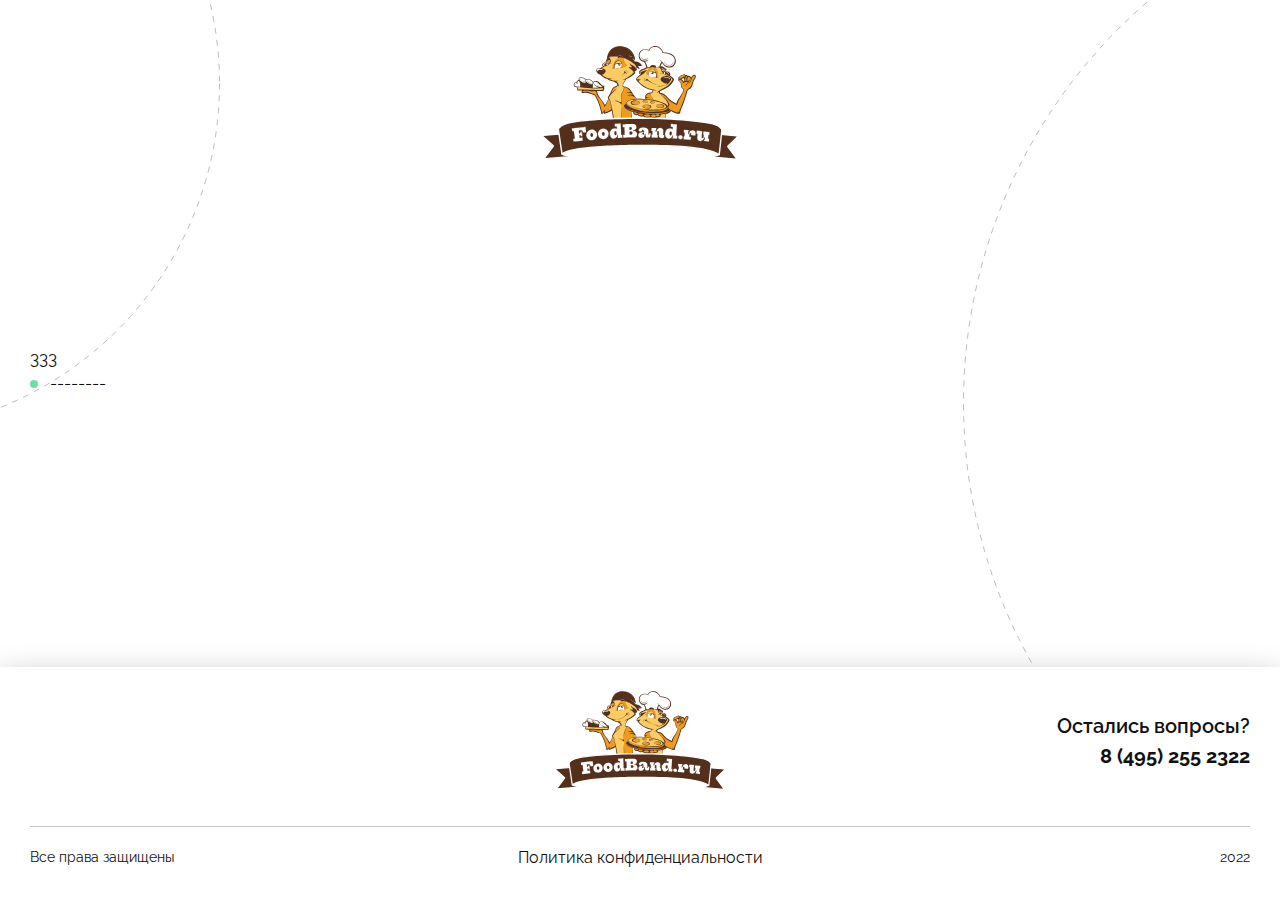
<file: index.html>
<!DOCTYPE html>
<html lang="ru">

<head>
    <title>Главная</title>
    <meta http-equiv="X-UA-Compatible" content="IE=edge">
    <meta charset="utf-8" />
    <meta name="keywords" content="">
    <meta name="description" content="">
    <meta name="author" content="">
    <meta name="viewport" content="width=device-width, initial-scale=1.0">
    <link rel="preconnect" href="https://fonts.googleapis.com">
    <link rel="preconnect" href="https://fonts.gstatic.com" crossorigin>
    <link href="https://fonts.googleapis.com/css2?family=Raleway:wght@300;400;500;600;700;800;900&display=swap" rel="stylesheet">
    <link rel="stylesheet" href="./css/reset.css" />
    <link rel="stylesheet" href="./css/jquery.fancybox.min.css" />
    <link rel="stylesheet" href="./css/slick.css" />
    <link rel="stylesheet" href="./css/style.min.css" />
</head>

<body>
    <!-- wrap -->
    <div class="wrap">


        <!-- header -->
        <header class="header">
            <div class="inner-wrap">
                <div class="logo-wrap">
                    <a href="" class="logo">
                        <img src="./img/main/logo.svg" alt="">
                    </a>
                </div>
            </div>
        </header>
        <!-- /header -->

        <!-- page -->
        <div class="page">
            <br><br><br><br><br>
            <ul>
                333
                <li>--------</li>
            </ul>
            <br><br><br><br><br>
        </div>
        <!-- /page -->


        <!-- footer -->
        <footer class="footer">
            <div class="inner-wrap">
                <div class="logo-wrap">
                    <a href="" class="logo">
                        <img src="./img/main/logo.svg" alt="">
                    </a>
                </div>
                <div class="phone-wrap">
                    <div class="phone-title">Остались вопросы?</div>
                    <div class="phone-number">
                        <a href="tel:84952552322">8 (495) 255 2322</a>
                    </div>
                </div>
                <div class="info-outer-wrap">
                    <div class="info-wrap">Все права защищены</div>
                    <div class="info-wrap"><a href="https://foodband.ru/policy/" target="_blank">Политика конфиденциальности</a></div>
                    <div class="info-wrap">2022</div>
                </div>
            </div>
        </footer>
        <!-- /footer -->


        <!--popup-box-->
        <div class="popup-box" id="popup-callback">
            <div class="popup-title-wrap">
                <div class="popup-title">Отправить заявку на франшизу</div>
                <p>Заполните форму и мы&nbsp;свяжемся с&nbsp;Вами в течении 1&nbsp;рабочего дня</p>
            </div>
            <div class="popup-content-wrap">
                <div class="frm-wrap">
                    <div class="frm-row">
                        <div class="frm-field">
                            <input type="text" class="form-input" placeholder="Имя">
                        </div>
                    </div>
                    <div class="frm-row">
                        <div class="frm-field">
                            <input type="tel" class="form-input" placeholder="+7 (999) 999-99-99">
                        </div>
                    </div>
                    <div class="frm-row-submit">
                        <div class="frm-field">
                            <button type="submit" class="btn">Записаться</button>
                        </div>
                        <div class="frm-field">
                            <div class="frm-select">
                                <input type="checkbox" id="popup">
                                <label for="popup">Принимаю условия <a href="https://foodband.ru/policy/" target="_blank">политики конфиденциальности</a></label>
                            </div>
                        </div>
                    </div>
                </div>
            </div>
        </div>
        <!--/popup-box-->

    </div>
    <!-- /wrap -->

    <script src="./js/jquery.min.js"></script>
    <script src="./js/slick.min.js"></script>
    <script src="./js/jquery.fancybox.min.js"></script>
    <script src="./js/jquery.maskedinput.min.js"></script>
    <script src="./js/scripts.js"></script>

</body>

</html>
</file>
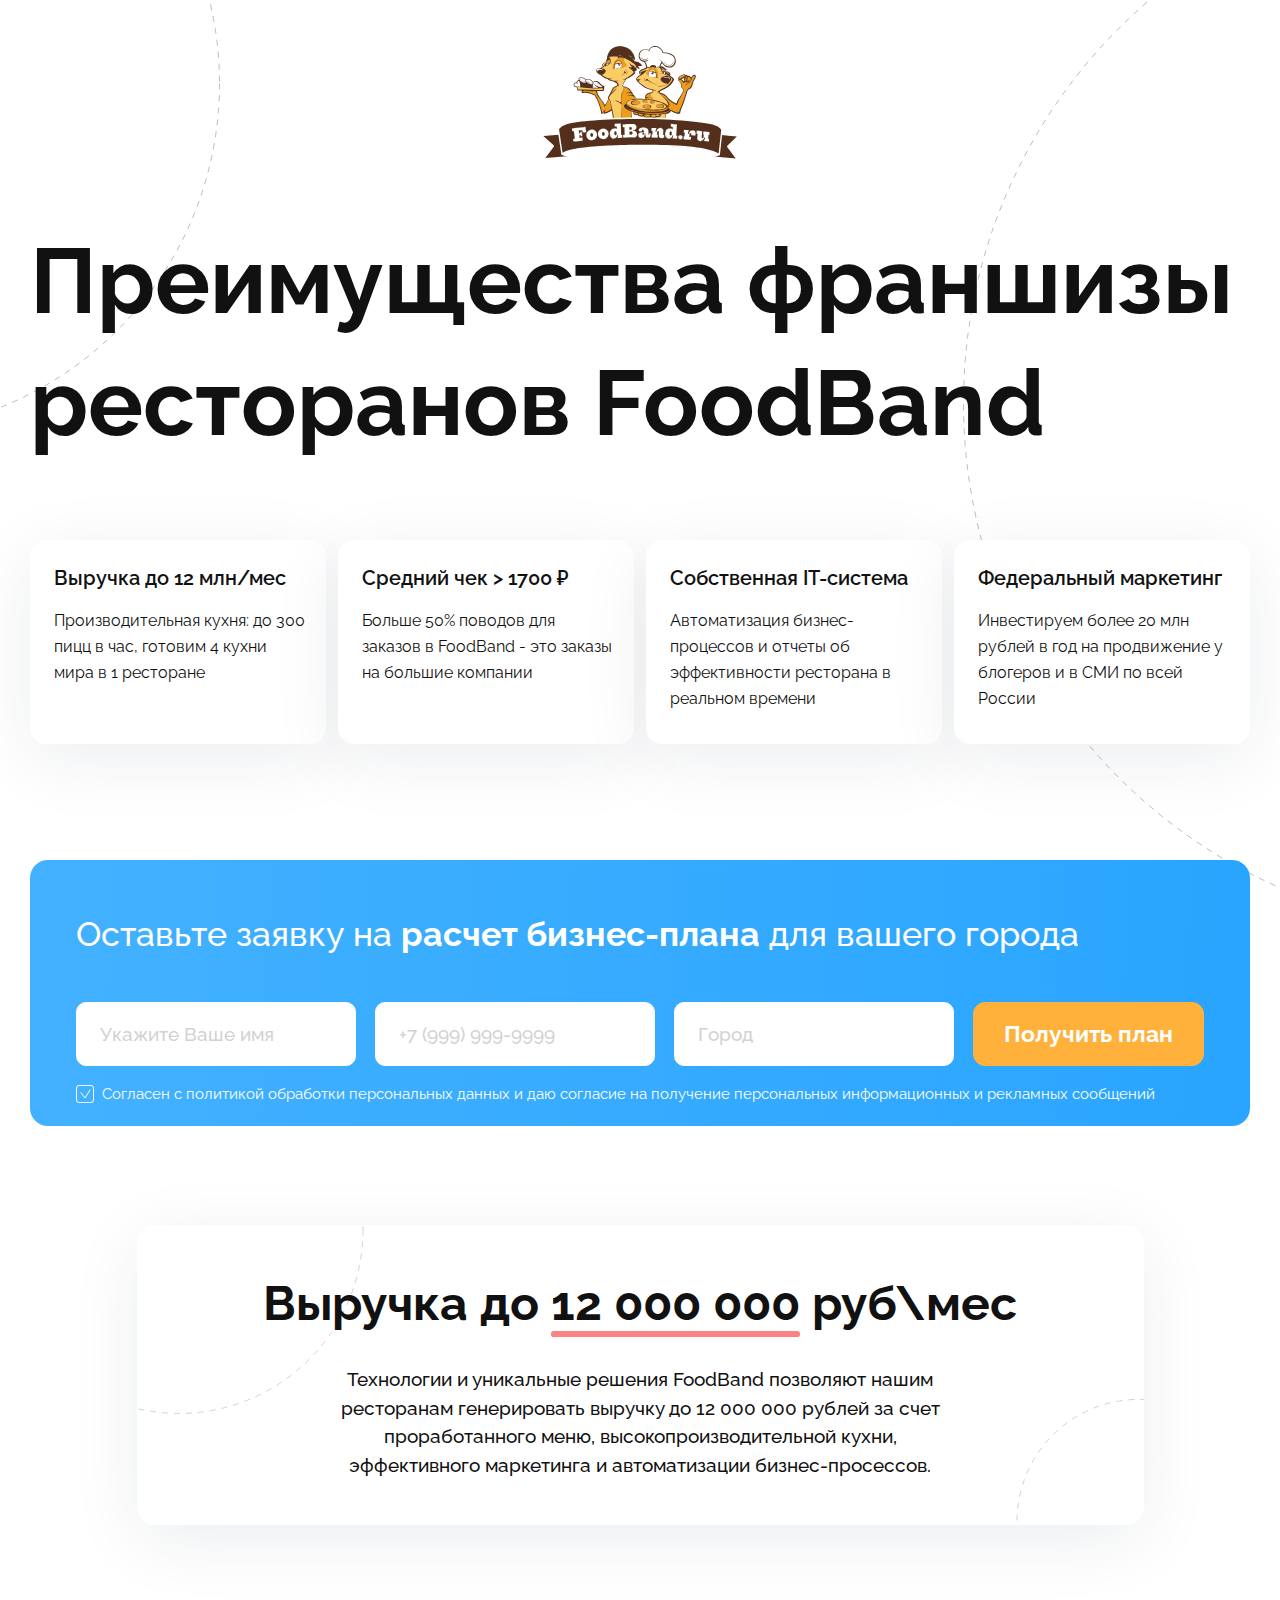
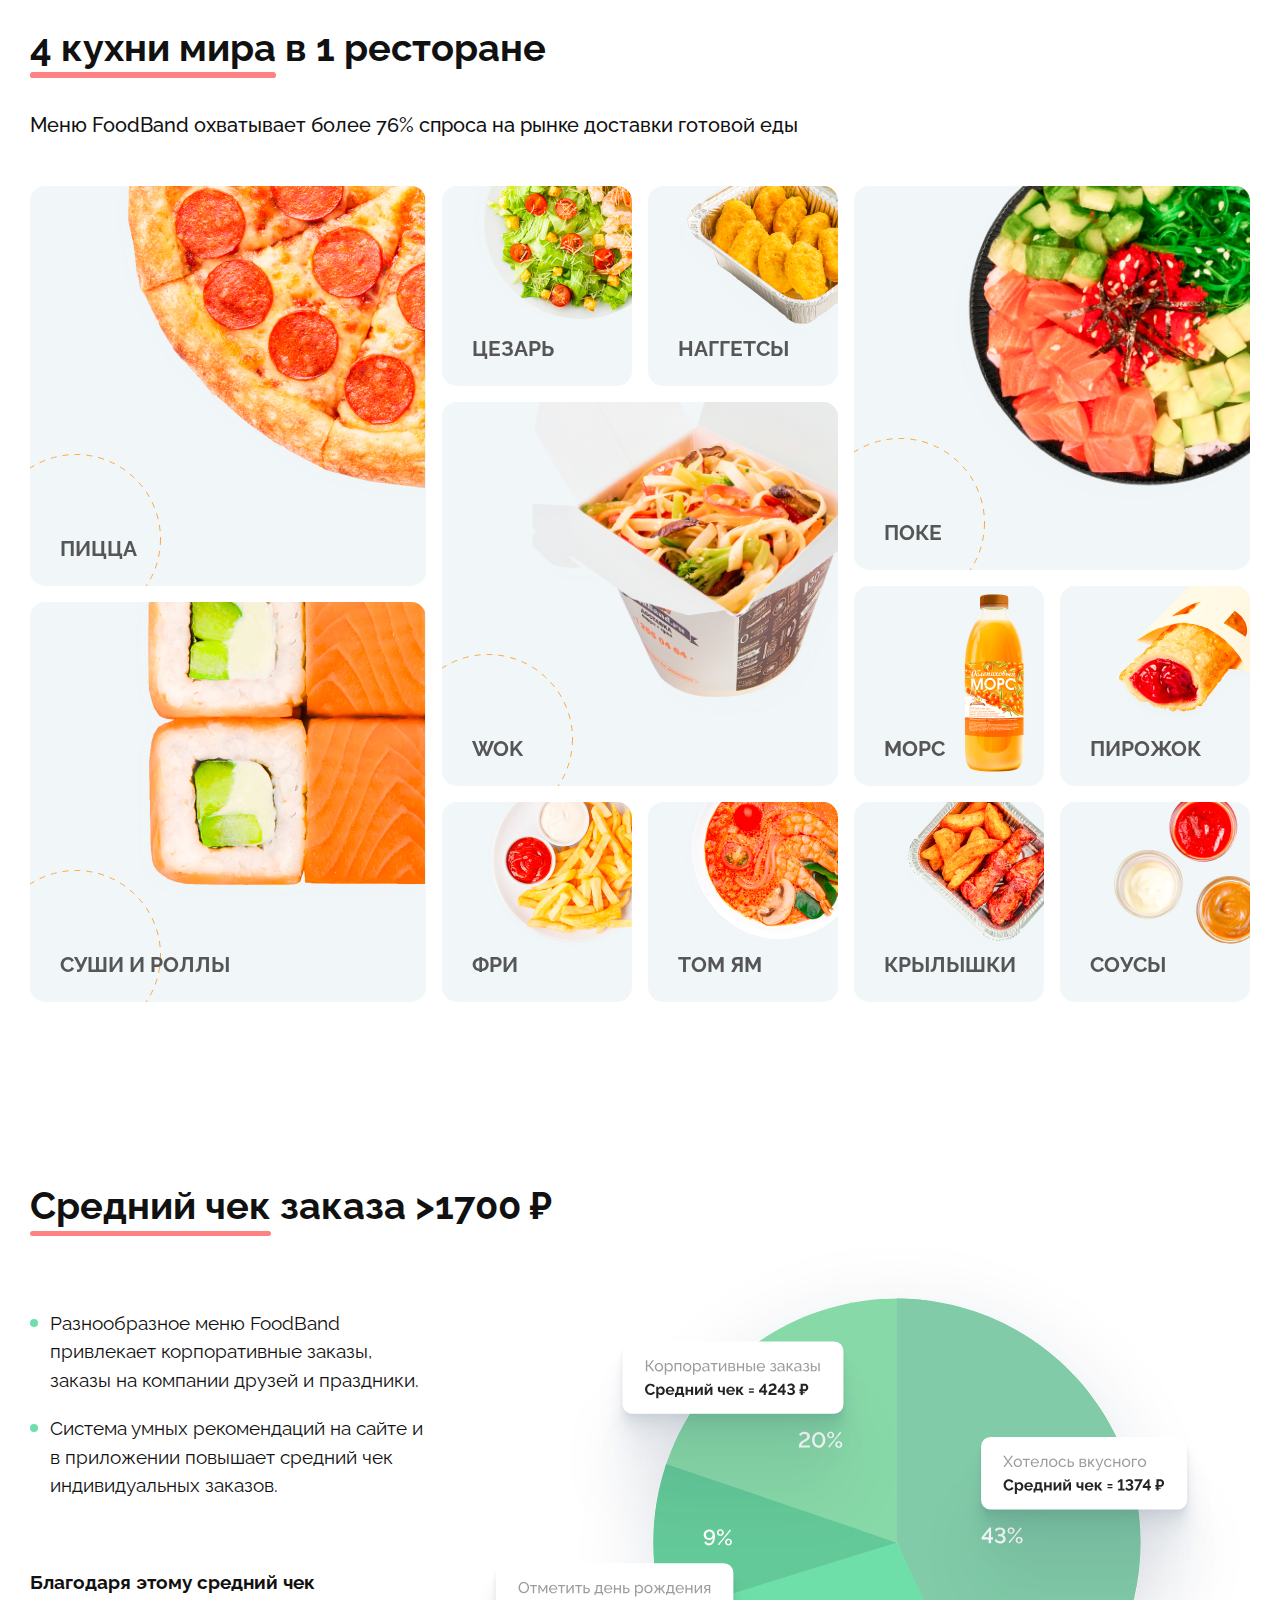
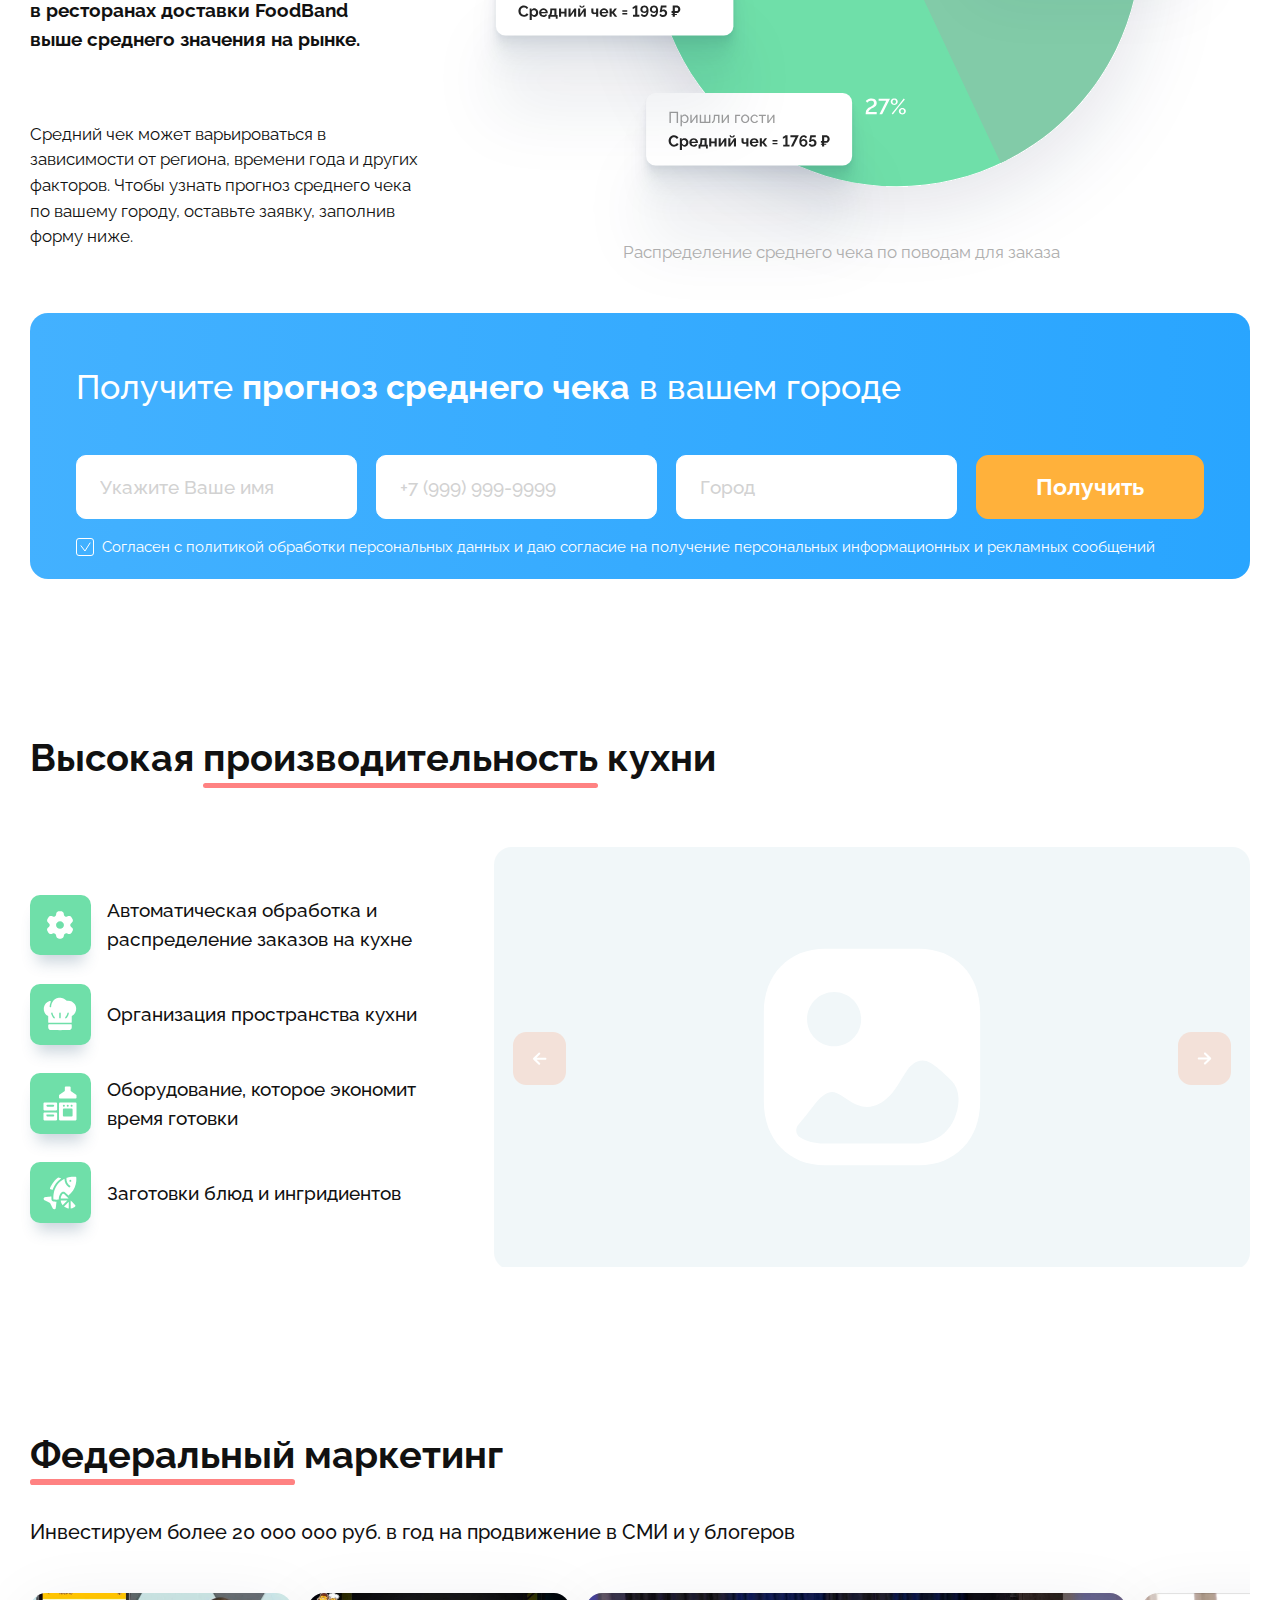
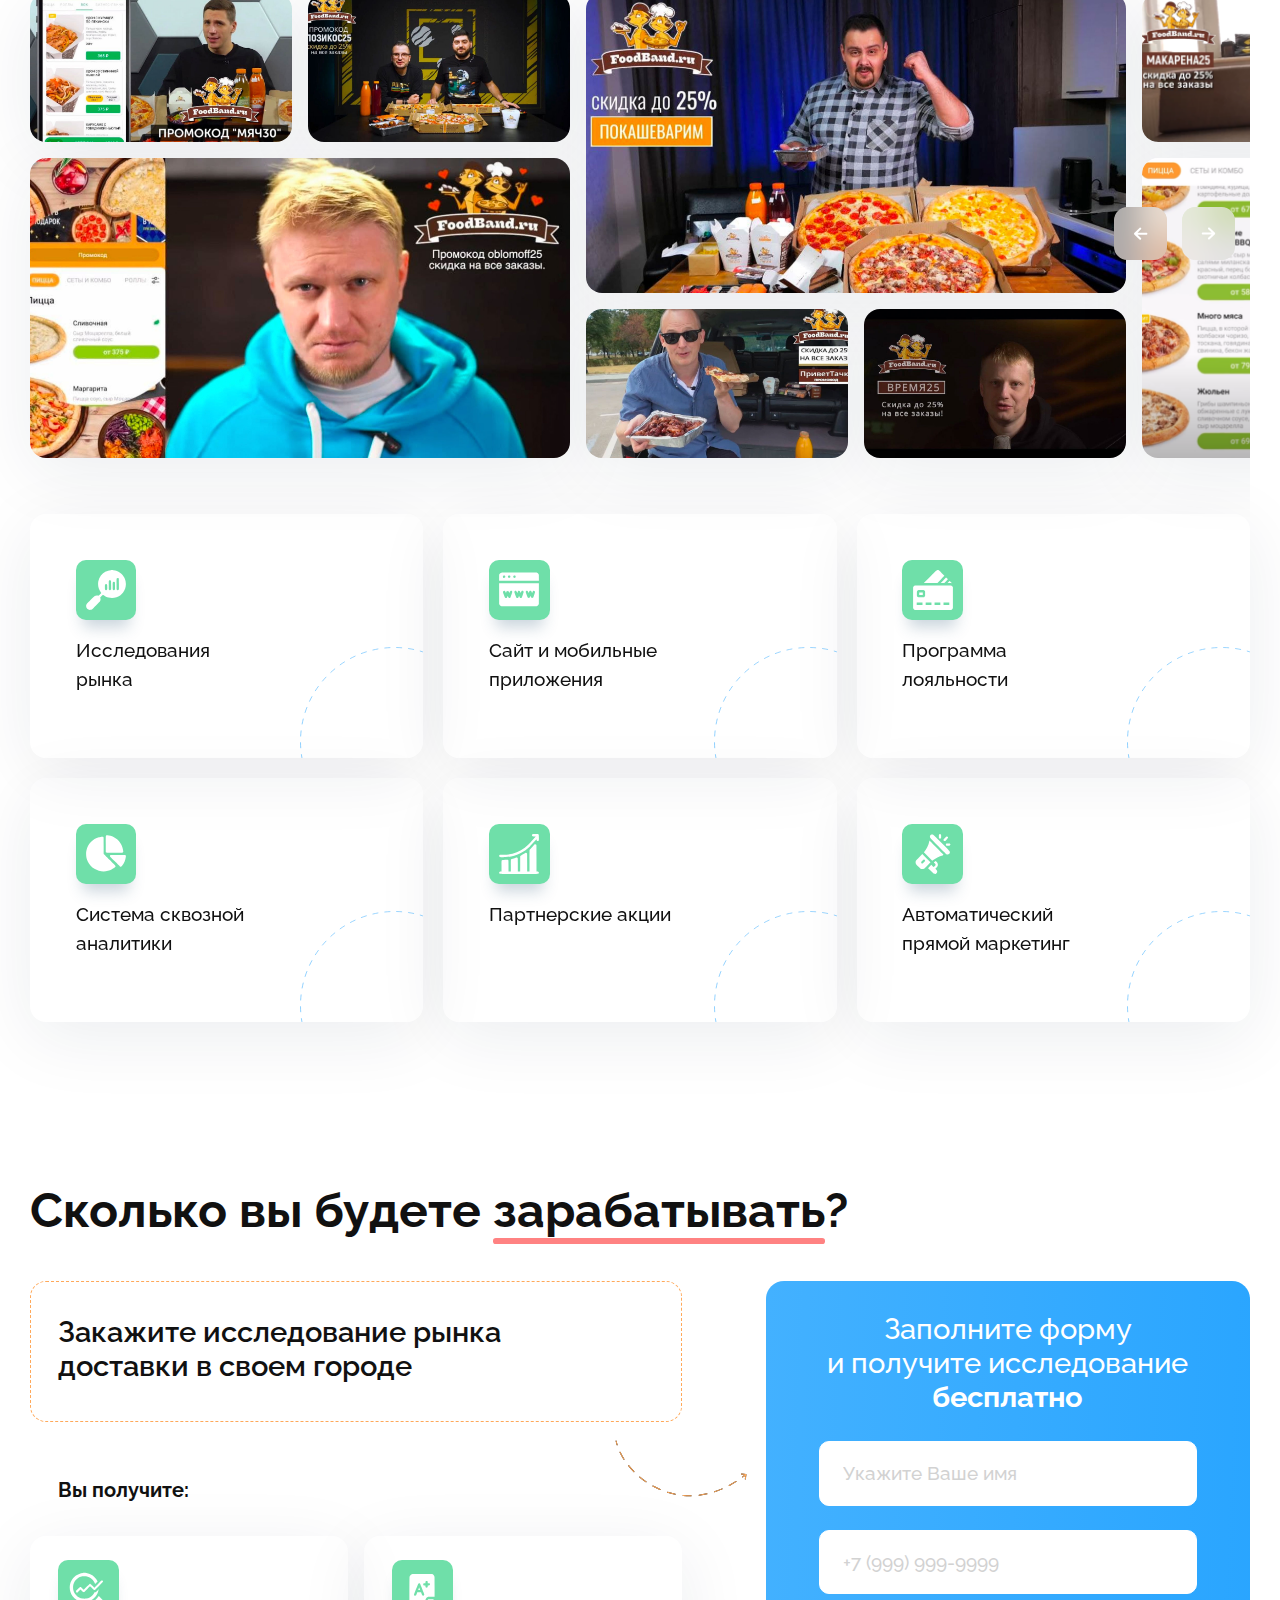
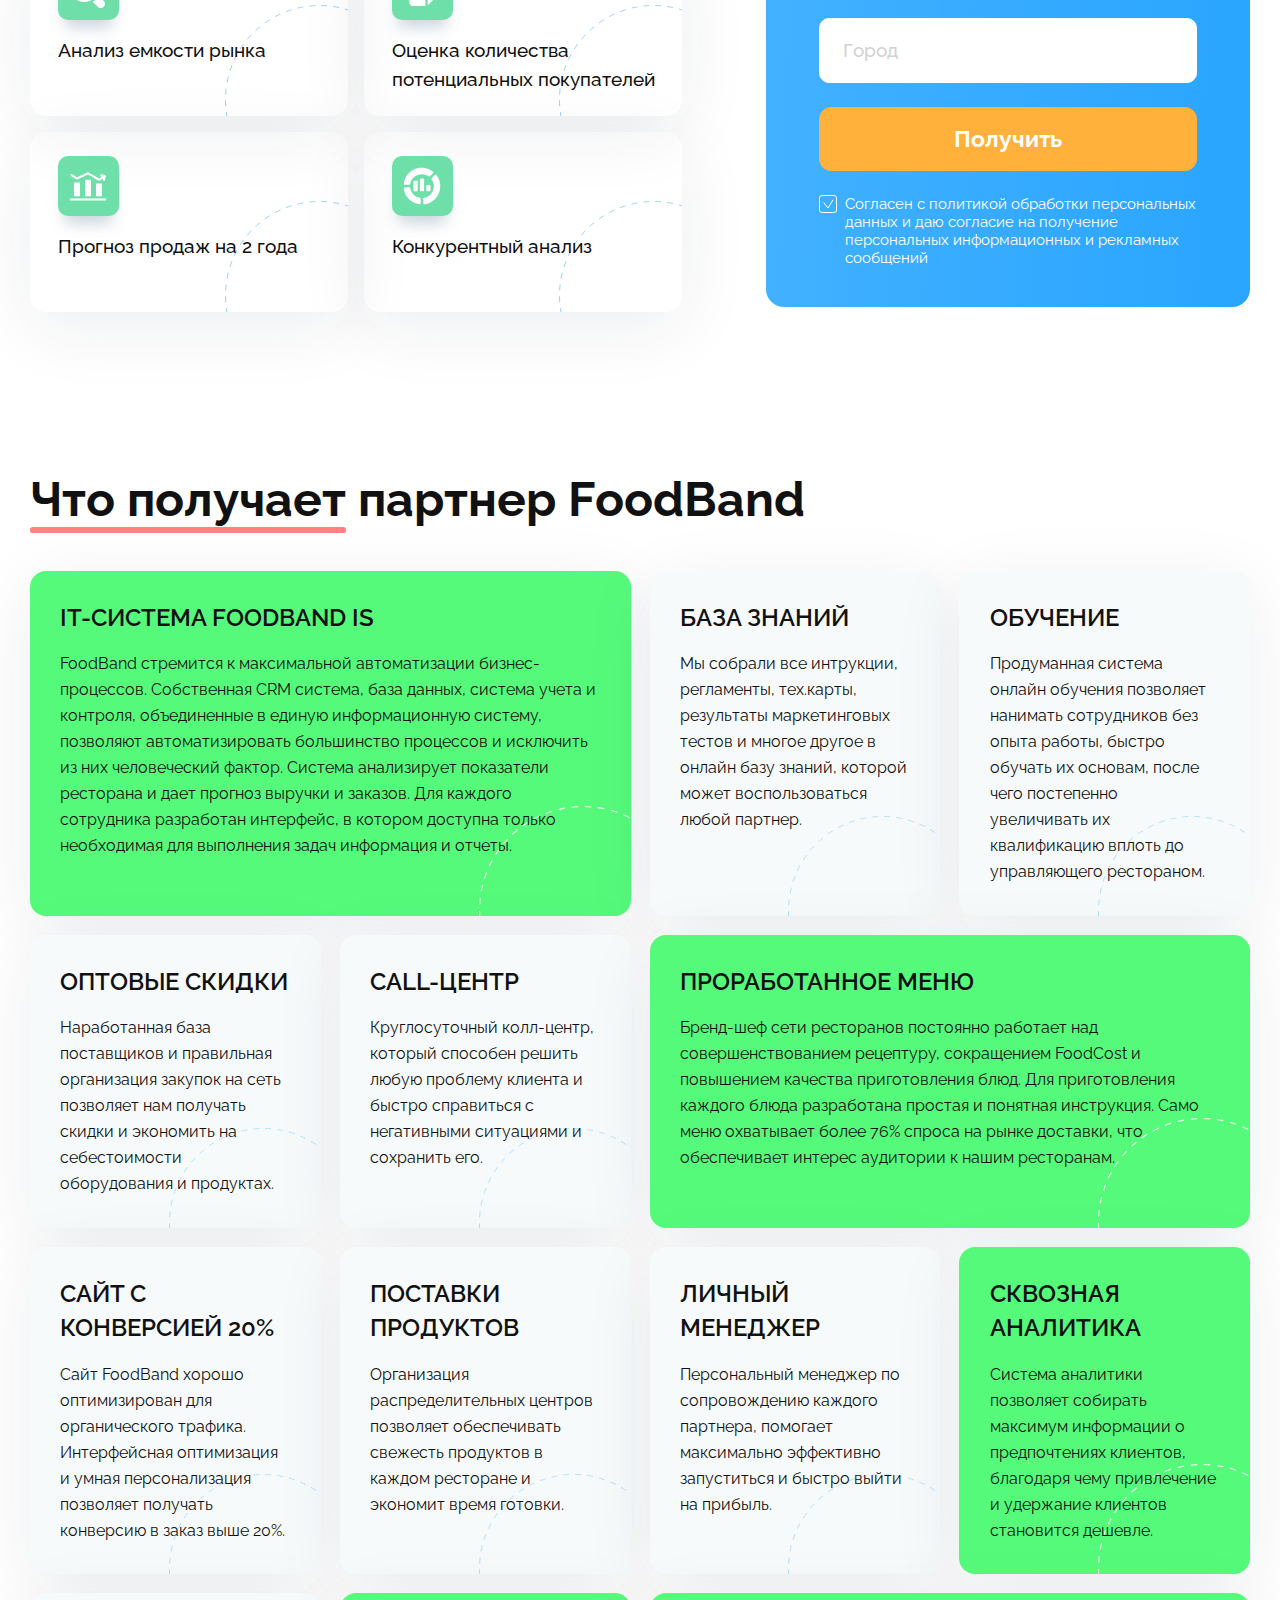
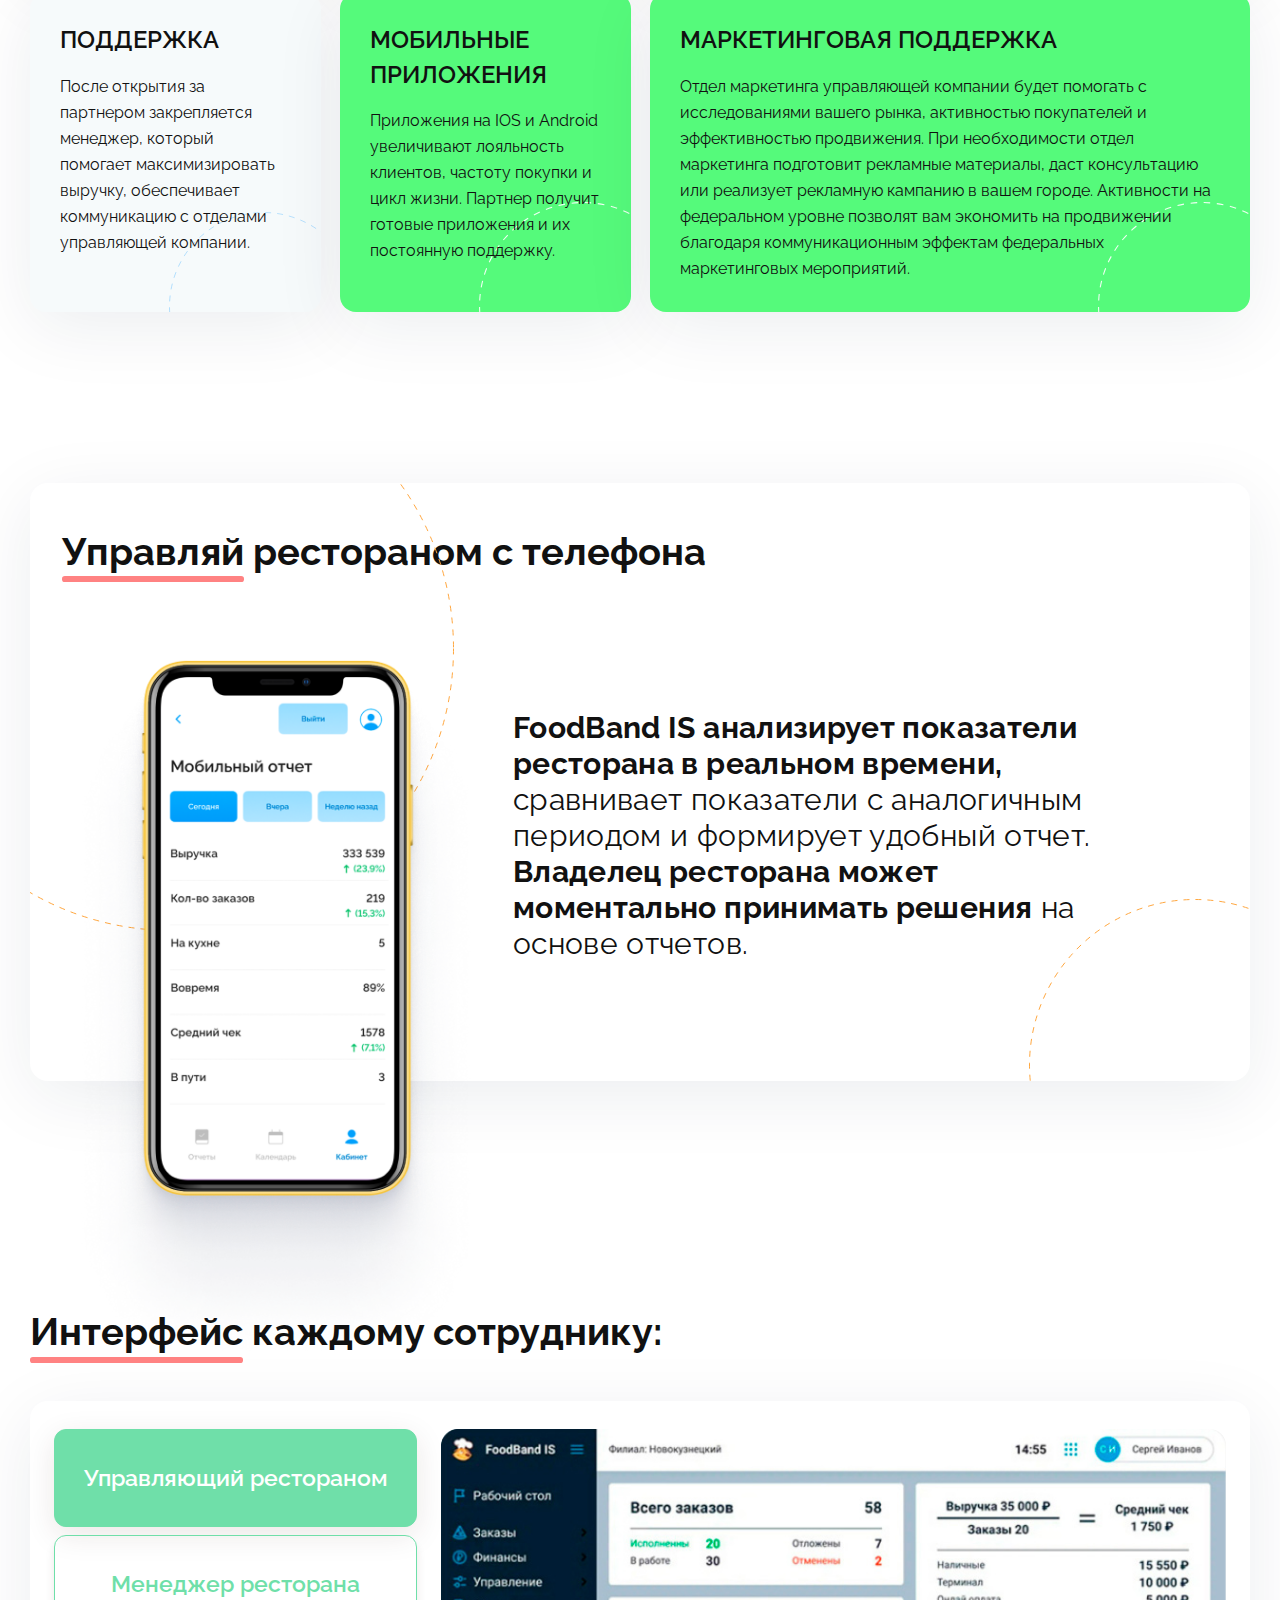
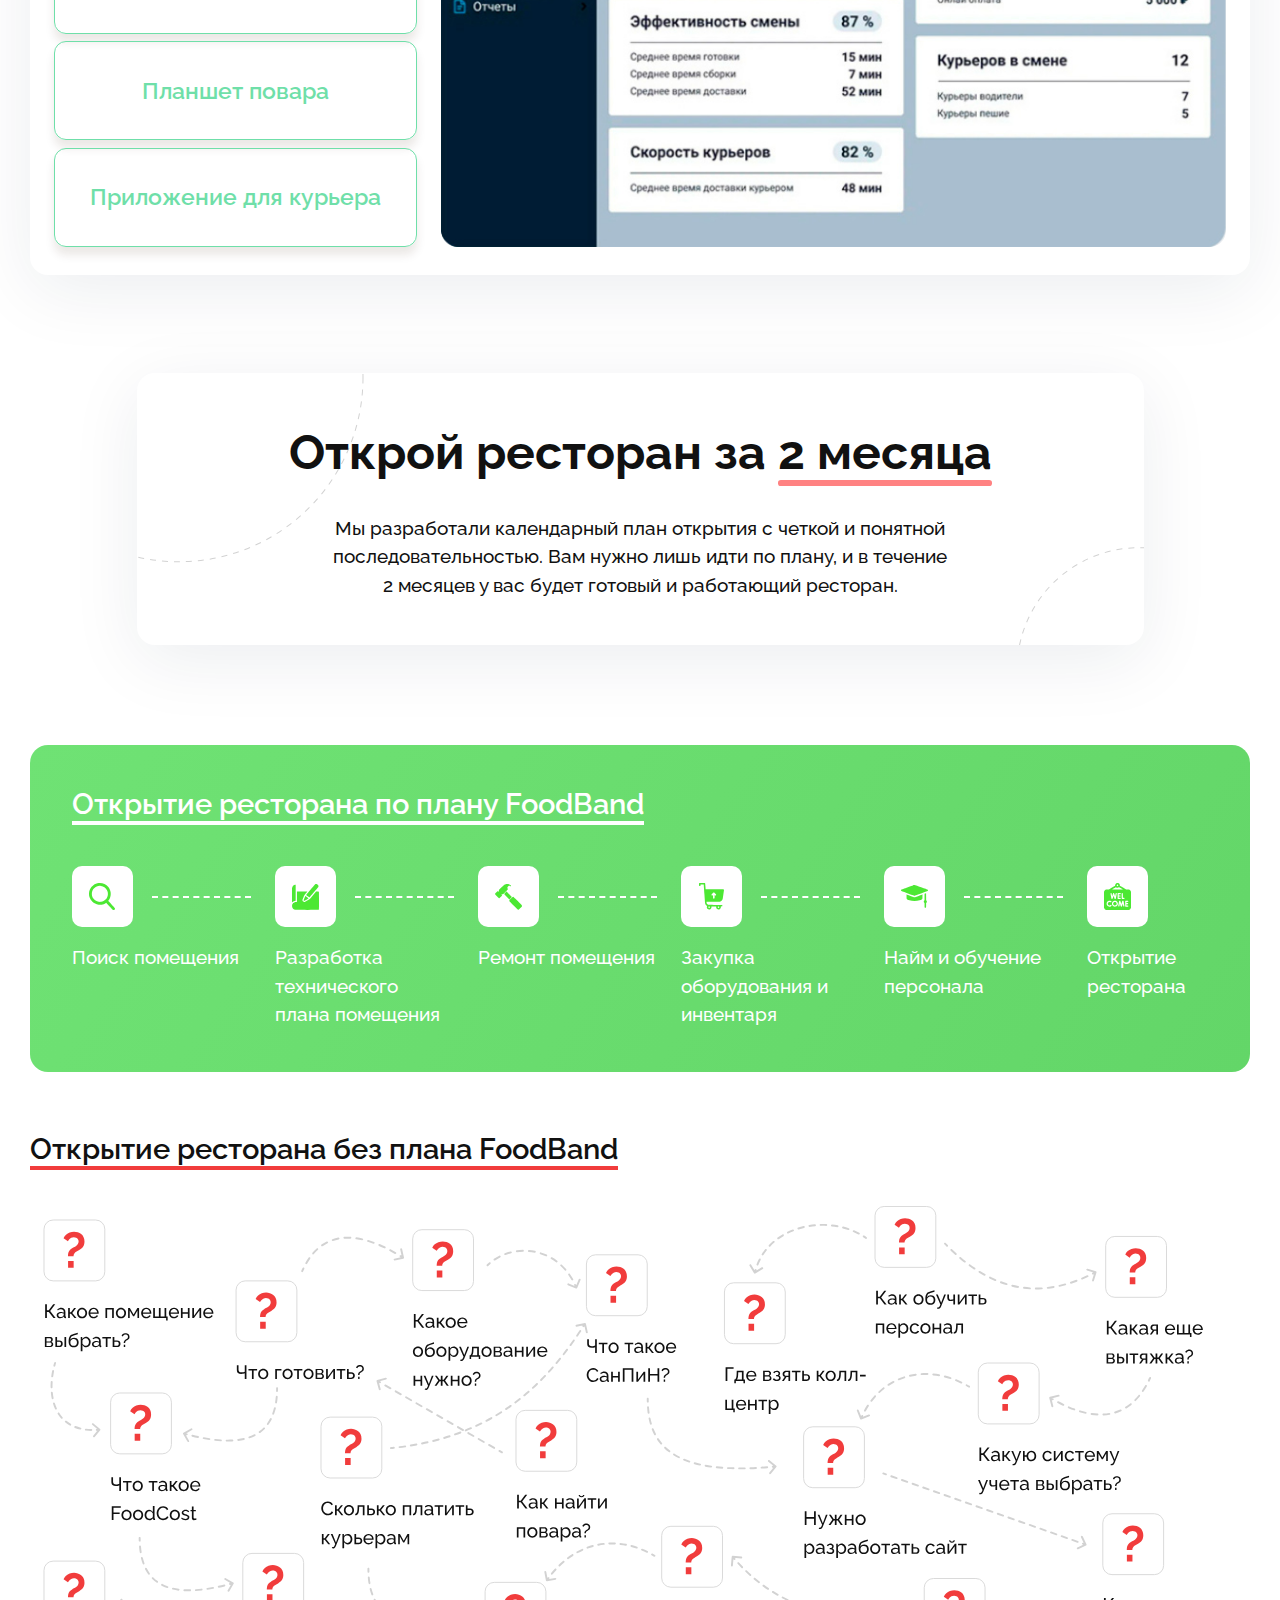
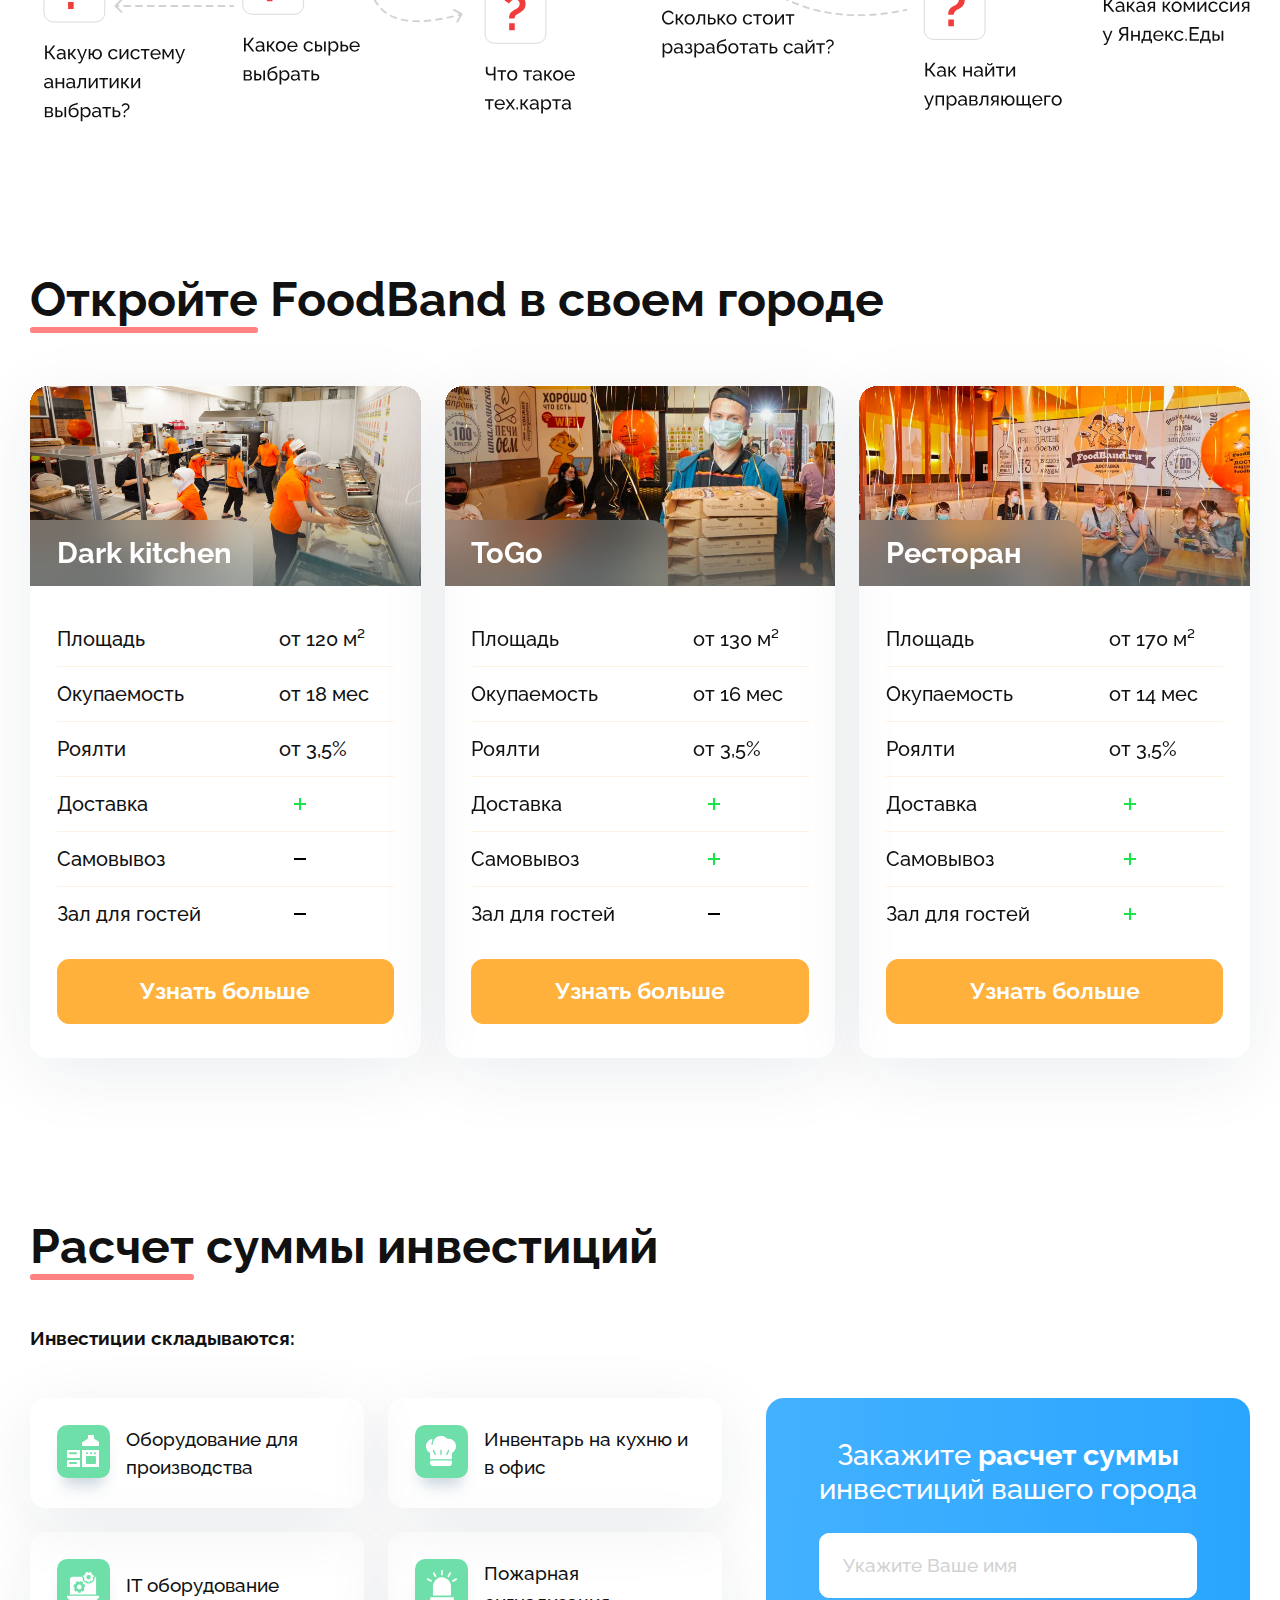
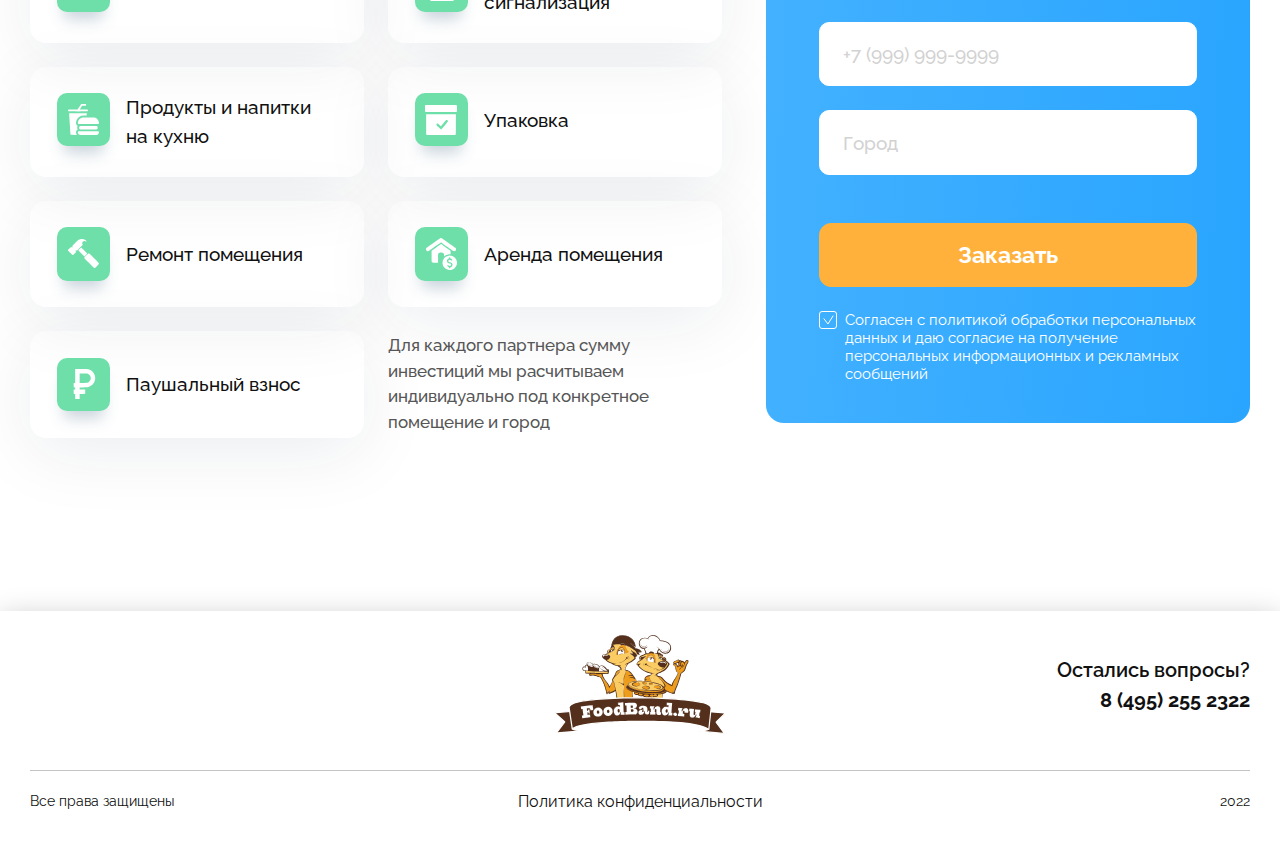
<file: main.html>
<!DOCTYPE html>
<html lang="ru">

<head>
    <title>Главная</title>
    <meta http-equiv="X-UA-Compatible" content="IE=edge">
    <meta charset="utf-8" />
    <meta name="keywords" content="">
    <meta name="description" content="">
    <meta name="author" content="">
    <meta name="viewport" content="width=device-width, initial-scale=1.0">
    <link rel="preconnect" href="https://fonts.googleapis.com">
    <link rel="preconnect" href="https://fonts.gstatic.com" crossorigin>
    <link href="https://fonts.googleapis.com/css2?family=Raleway:wght@300;400;500;600;700;800;900&display=swap" rel="stylesheet">
    <link rel="stylesheet" href="./css/reset.css" />
    <link rel="stylesheet" href="./css/jquery.fancybox.min.css" />
    <link rel="stylesheet" href="./css/slick.css" />
    <link rel="stylesheet" href="./css/style.min.css" />
</head>

<body>
    <!-- wrap -->
    <div class="wrap">


        <!-- header -->
        <header class="header">
            <div class="inner-wrap">
                <div class="logo-wrap">
                    <a href="" class="logo">
                        <img src="./img/main/logo.svg" alt="">
                    </a>
                </div>
            </div>
        </header>
        <!-- /header -->

        <!-- page -->
        <div class="page">

            <!--pluses-box-->
            <div class="pluses-box">
                <div class="h1-title">Преимущества франшизы ресторанов FoodBand</div>
                <div class="items-wrap">
                    <!--item wrap-->
                    <div class="item-wrap">
                        <div class="item-tile-plus">
                            <div class="tile-title h4-title">Выручка до 12 млн/мес</div>
                            <div class="tile-text">Производительная кухня: до 300 пицц в час, готовим 4 кухни мира в 1 ресторане</div>
                        </div>
                    </div>
                    <!--/item wrap-->
                    <!--item wrap-->
                    <div class="item-wrap">
                        <div class="item-tile-plus">
                            <div class="tile-title h4-title">Средний чек > 1700 ₽</div>
                            <div class="tile-text">Больше 50% поводов для заказов в FoodBand - это заказы на большие компании</div>
                        </div>
                    </div>
                    <!--/item wrap-->
                    <!--item wrap-->
                    <div class="item-wrap">
                        <div class="item-tile-plus">
                            <div class="tile-title h4-title">Собственная IT-система</div>
                            <div class="tile-text">Автоматизация бизнес-процессов и отчеты об эффективности ресторана в реальном времени</div>
                        </div>
                    </div>
                    <!--/item wrap-->
                    <!--item wrap-->
                    <div class="item-wrap">
                        <div class="item-tile-plus">
                            <div class="tile-title h4-title">Федеральный маркетинг</div>
                            <div class="tile-text">Инвестируем более 20 млн рублей в год на продвижение у блогеров и в СМИ по всей России</div>
                        </div>
                    </div>
                    <!--/item wrap-->
                </div>
            </div>
            <!--/pluses-box-->

            <!--form-box-->
            <div class="form-box">
                <div class="form-outer-wrap">
                    <div class="frm-title-wrap">
                        <div class="frm-title h3-title title-lighten">Оставьте заявку на <b>расчет бизнес-плана</b> для вашего города</div>
                    </div>
                    <div class="frm-row">
                        <div class="frm-field">
                            <input type="text" class="form-input" placeholder="Укажите Ваше имя">
                        </div>
                        <div class="frm-field">
                            <input type="tel" class="form-input" placeholder="+7 (999) 999-9999">
                        </div>
                        <div class="frm-field">
                            <input type="text" class="form-input" placeholder="Город">
                        </div>
                        <div class="frm-field field-submit">
                            <button type="submit" class="btn">Получить план</button>
                        </div>
                    </div>
                    <div class="frm-row">
                        <div class="frm-field field-full">
                            <div class="frm-select">
                                <input type="checkbox" id="sel01" checked>
                                <label for="sel01">Согласен с <a href="https://foodband.ru/policy/" target="_blank">политикой обработки персональных данных</a> и даю согласие на получение персональных информационных и рекламных сообщений</label>
                            </div>
                        </div>
                    </div>
                </div>
            </div>
            <!--/form-box-->

            <!--info-box-->
            <div class="info-box">
                <div class="items-outer-wrap">
                    <div class="items-wrap">
                        <!--item wrap-->
                        <div class="item-wrap">
                            <div class="item-tile-info">
                                <div class="tile-title h2-title title-large">Выручка до <br><span class="title-decor">12&nbsp;000&nbsp;000</span> руб\мес </div>
                                <div class="tile-text">Технологии и уникальные решения FoodBand позволяют нашим ресторанам генерировать выручку до 12&nbsp;000&nbsp;000 рублей за счет проработанного меню, высокопроизводительной кухни, эффективного маркетинга и автоматизации бизнес-просессов. </div>
                            </div>
                        </div>
                        <!--/item wrap-->
                    </div>
                </div>
            </div>
            <!--/info-box-->

            <!--menu-box-->
            <div class="menu-box">
                <div class="title-box">
                    <h2 class="h2-title"><span class="title-decor">4 кухни мира</span> в 1 ресторане</h2>
                    <p>Меню FoodBand охватывает более 76% спроса на рынке доставки готовой еды</p>
                </div>
                <div class="slider-outer-wrap">
                    <div class="slider-wrap">
                        <div class="slider">
                            <!--sl-wrap-->
                            <div class="sl-wrap">
                                <div class="item-tile-menu">
                                    <span class="tile-photo-wrap">
                                        <span class="tile-photo">
                                            <img src="./img/menu01.png" alt="">
                                        </span>
                                    </span>
                                    <span class="tile-title-wrap">
                                        <span class="tile-title">пицца</span>
                                    </span>
                                </div>
                                <div class="item-tile-menu">
                                    <span class="tile-photo-wrap">
                                        <span class="tile-photo">
                                            <img src="./img/menu05.png" alt="">
                                        </span>
                                    </span>
                                    <span class="tile-title-wrap">
                                        <span class="tile-title">wok</span>
                                    </span>
                                </div>
                            </div>
                            <!--/sl-wrap-->
                            <!--sl-wrap-->
                            <div class="sl-wrap">
                                <div class="item-tile-menu">
                                    <span class="tile-photo-wrap">
                                        <span class="tile-photo">
                                            <img src="./img/menu02.png" alt="">
                                        </span>
                                    </span>
                                    <span class="tile-title-wrap">
                                        <span class="tile-title">Суши и&nbsp;роллы</span>
                                    </span>
                                </div>
                                <div class="item-tile-menu">
                                    <span class="tile-photo-wrap">
                                        <span class="tile-photo">
                                            <img src="./img/menu03.png" alt="">
                                        </span>
                                    </span>
                                    <span class="tile-title-wrap">
                                        <span class="tile-title">Цезарь</span>
                                    </span>
                                </div>
                            </div>
                            <!--/sl-wrap-->
                            <!--sl-wrap-->
                            <div class="sl-wrap">
                                <div class="item-tile-menu">
                                    <span class="tile-photo-wrap">
                                        <span class="tile-photo">
                                            <img src="./img/menu04.png" alt="">
                                        </span>
                                    </span>
                                    <span class="tile-title-wrap">
                                        <span class="tile-title">Наггетсы</span>
                                    </span>
                                </div>
                                <div class="item-tile-menu">
                                    <span class="tile-photo-wrap">
                                        <span class="tile-photo">
                                            <img src="./img/menu06.png" alt="">
                                        </span>
                                    </span>
                                    <span class="tile-title-wrap">
                                        <span class="tile-title">фри</span>
                                    </span>
                                </div>
                            </div>
                            <!--/sl-wrap-->
                            <!--sl-wrap-->
                            <div class="sl-wrap">
                                <div class="item-tile-menu">
                                    <span class="tile-photo-wrap">
                                        <span class="tile-photo">
                                            <img src="./img/menu07.png" alt="">
                                        </span>
                                    </span>
                                    <span class="tile-title-wrap">
                                        <span class="tile-title">том ям</span>
                                    </span>
                                </div>
                                <div class="item-tile-menu">
                                    <span class="tile-photo-wrap">
                                        <span class="tile-photo">
                                            <img src="./img/menu08.png" alt="">
                                        </span>
                                    </span>
                                    <span class="tile-title-wrap">
                                        <span class="tile-title">Поке</span>
                                    </span>
                                </div>
                            </div>
                            <!--/sl-wrap-->
                            <!--sl-wrap-->
                            <div class="sl-wrap">
                                <div class="item-tile-menu">
                                    <span class="tile-photo-wrap">
                                        <span class="tile-photo">
                                            <img src="./img/menu09.png" alt="">
                                        </span>
                                    </span>
                                    <span class="tile-title-wrap">
                                        <span class="tile-title">Морс</span>
                                    </span>
                                </div>
                                <div class="item-tile-menu">
                                    <span class="tile-photo-wrap">
                                        <span class="tile-photo">
                                            <img src="./img/menu10.png" alt="">
                                        </span>
                                    </span>
                                    <span class="tile-title-wrap">
                                        <span class="tile-title">Пирожок</span>
                                    </span>
                                </div>
                            </div>
                            <!--/sl-wrap-->
                            <!--sl-wrap-->
                            <div class="sl-wrap">
                                <div class="item-tile-menu">
                                    <span class="tile-photo-wrap">
                                        <span class="tile-photo">
                                            <img src="./img/menu11.png" alt="">
                                        </span>
                                    </span>
                                    <span class="tile-title-wrap">
                                        <span class="tile-title">крылышки</span>
                                    </span>
                                </div>
                                <div class="item-tile-menu">
                                    <span class="tile-photo-wrap">
                                        <span class="tile-photo">
                                            <img src="./img/menu12.png" alt="">
                                        </span>
                                    </span>
                                    <span class="tile-title-wrap">
                                        <span class="tile-title">соусы</span>
                                    </span>
                                </div>
                            </div>
                            <!--/sl-wrap-->
                        </div>
                    </div>
                </div>
                <div class="items-outer-wrap">
                    <div class="items-inner-wrap">
                        <div class="items-wrap">
                            <!--item wrap-->
                            <div class="item-wrap">
                                <div class="item-tile-menu tile-main">
                                    <span class="tile-photo-wrap">
                                        <span class="tile-photo">
                                            <img src="./img/menu01.png" alt="">
                                        </span>
                                    </span>
                                    <span class="tile-title-wrap">
                                        <span class="tile-title">пицца</span>
                                    </span>
                                </div>
                            </div>
                            <!--/item wrap-->
                            <!--item wrap-->
                            <div class="item-wrap">
                                <div class="item-tile-menu tile-main">
                                    <span class="tile-photo-wrap">
                                        <span class="tile-photo">
                                            <img src="./img/menu02.png" alt="">
                                        </span>
                                    </span>
                                    <span class="tile-title-wrap">
                                        <span class="tile-title">Суши и&nbsp;роллы</span>
                                    </span>
                                </div>
                            </div>
                            <!--/item wrap-->
                        </div>
                    </div>
                    <div class="items-inner-wrap">
                        <div class="items-wrap">
                            <!--item wrap-->
                            <div class="item-wrap wrap-half">
                                <div class="item-tile-menu">
                                    <span class="tile-photo-wrap">
                                        <span class="tile-photo">
                                            <img src="./img/menu03.png" alt="">
                                        </span>
                                    </span>
                                    <span class="tile-title-wrap">
                                        <span class="tile-title">Цезарь</span>
                                    </span>
                                </div>
                            </div>
                            <!--/item wrap-->
                            <!--item wrap-->
                            <div class="item-wrap wrap-half">
                                <div class="item-tile-menu">
                                    <span class="tile-photo-wrap">
                                        <span class="tile-photo">
                                            <img src="./img/menu04.png" alt="">
                                        </span>
                                    </span>
                                    <span class="tile-title-wrap">
                                        <span class="tile-title">Наггетсы</span>
                                    </span>
                                </div>
                            </div>
                            <!--/item wrap-->
                            <!--item wrap-->
                            <div class="item-wrap">
                                <div class="item-tile-menu tile-main-small">
                                    <span class="tile-photo-wrap">
                                        <span class="tile-photo">
                                            <img src="./img/menu05.png" alt="">
                                        </span>
                                    </span>
                                    <span class="tile-title-wrap">
                                        <span class="tile-title">wok</span>
                                    </span>
                                </div>
                            </div>
                            <!--/item wrap-->
                            <!--item wrap-->
                            <div class="item-wrap wrap-half">
                                <div class="item-tile-menu">
                                    <span class="tile-photo-wrap">
                                        <span class="tile-photo">
                                            <img src="./img/menu06.png" alt="">
                                        </span>
                                    </span>
                                    <span class="tile-title-wrap">
                                        <span class="tile-title">фри</span>
                                    </span>
                                </div>
                            </div>
                            <!--/item wrap-->
                            <!--item wrap-->
                            <div class="item-wrap wrap-half">
                                <div class="item-tile-menu">
                                    <span class="tile-photo-wrap">
                                        <span class="tile-photo">
                                            <img src="./img/menu07.png" alt="">
                                        </span>
                                    </span>
                                    <span class="tile-title-wrap">
                                        <span class="tile-title">том ям</span>
                                    </span>
                                </div>
                            </div>
                            <!--/item wrap-->
                        </div>
                    </div>
                    <div class="items-inner-wrap">
                        <div class="items-wrap">
                            <!--item wrap-->
                            <div class="item-wrap">
                                <div class="item-tile-menu tile-main-small">
                                    <span class="tile-photo-wrap">
                                        <span class="tile-photo">
                                            <img src="./img/menu08.png" alt="">
                                        </span>
                                    </span>
                                    <span class="tile-title-wrap">
                                        <span class="tile-title">Поке</span>
                                    </span>
                                </div>
                            </div>
                            <!--/item wrap-->
                            <!--item wrap-->
                            <div class="item-wrap wrap-half">
                                <div class="item-tile-menu">
                                    <span class="tile-photo-wrap">
                                        <span class="tile-photo">
                                            <img src="./img/menu09.png" alt="">
                                        </span>
                                    </span>
                                    <span class="tile-title-wrap">
                                        <span class="tile-title">Морс</span>
                                    </span>
                                </div>
                            </div>
                            <!--/item wrap-->
                            <!--item wrap-->
                            <div class="item-wrap wrap-half">
                                <div class="item-tile-menu">
                                    <span class="tile-photo-wrap">
                                        <span class="tile-photo">
                                            <img src="./img/menu10.png" alt="">
                                        </span>
                                    </span>
                                    <span class="tile-title-wrap">
                                        <span class="tile-title">Пирожок</span>
                                    </span>
                                </div>
                            </div>
                            <!--/item wrap-->
                            <!--item wrap-->
                            <div class="item-wrap wrap-half">
                                <div class="item-tile-menu">
                                    <span class="tile-photo-wrap">
                                        <span class="tile-photo">
                                            <img src="./img/menu11.png" alt="">
                                        </span>
                                    </span>
                                    <span class="tile-title-wrap">
                                        <span class="tile-title">крылышки</span>
                                    </span>
                                </div>
                            </div>
                            <!--/item wrap-->
                            <!--item wrap-->
                            <div class="item-wrap wrap-half">
                                <div class="item-tile-menu">
                                    <span class="tile-photo-wrap">
                                        <span class="tile-photo">
                                            <img src="./img/menu12.png" alt="">
                                        </span>
                                    </span>
                                    <span class="tile-title-wrap">
                                        <span class="tile-title">соусы</span>
                                    </span>
                                </div>
                            </div>
                            <!--/item wrap-->
                        </div>
                    </div>
                </div>
            </div>
            <!--/menu-box-->

            <!--check-box-->
            <div class="check-box">
                <div class="title-box">
                    <h2 class="h2-title"><span class="title-decor">Средний чек</span> заказа >1700 ₽</h2>
                </div>
                <div class="box-inner-wrap">
                    <div class="text-outer-wrap">
                        <ul>
                            <li>Разнообразное меню FoodBand привлекает корпоративные заказы, заказы на компании друзей и праздники.</li>
                            <li>Система умных рекомендаций на сайте и в приложении повышает средний чек индивидуальных заказов.</li>
                        </ul>
                        <p class="text-lead">Благодаря этому средний чек в&nbsp;ресторанах доставки FoodBand выше&nbsp;среднего значения на рынке.</p>
                        <p class="text-info">Средний чек может варьироваться в зависимости от&nbsp;региона, времени года и других факторов. Чтобы узнать прогноз среднего чека по вашему городу, оставьте заявку, заполнив форму ниже.</p>
                    </div>
                    <div class="photo-outer-wrap">
                        <div class="photo-wrap">
                            <img src="./img/sh-m.svg" alt="" class="elm-hidden-desktop">
                            <img src="./img/sh-d.svg" alt="" class="elm-hidden-mobile">
                        </div>
                        <div class="photo-title">Распределение среднего чека по&nbsp;поводам для заказа</div>
                    </div>
                    <div class="info-outer-wrap">
                        <p class="text-info">Средний чек может варьироваться в зависимости от&nbsp;региона, времени года и других факторов. Чтобы узнать прогноз среднего чека по вашему городу, оставьте заявку, заполнив форму ниже.</p>
                    </div>
                </div>
            </div>
            <!--/check-box-->

            <!--form-box-->
            <div class="form-box">
                <div class="form-outer-wrap">
                    <div class="frm-title-wrap">
                        <div class="frm-title h3-title title-lighten">Получите <b>прогноз среднего чека</b> в вашем городе</div>
                    </div>
                    <div class="frm-row">
                        <div class="frm-field">
                            <input type="text" class="form-input" placeholder="Укажите Ваше имя">
                        </div>
                        <div class="frm-field">
                            <input type="tel" class="form-input" placeholder="+7 (999) 999-9999">
                        </div>
                        <div class="frm-field">
                            <input type="text" class="form-input" placeholder="Город">
                        </div>
                        <div class="frm-field field-submit">
                            <button type="submit" class="btn">Получить</button>
                        </div>
                    </div>
                    <div class="frm-row">
                        <div class="frm-field field-full">
                            <div class="frm-select">
                                <input type="checkbox" id="sel02" checked>
                                <label for="sel02">Согласен с <a href="https://foodband.ru/policy/" target="_blank">политикой обработки персональных данных</a> и даю согласие на получение персональных информационных и рекламных сообщений</label>
                            </div>
                        </div>
                    </div>
                </div>
            </div>
            <!--/form-box-->

            <!--info-slider-box-->
            <div class="info-slider-box">
                <div class="title-box">
                    <h2 class="h2-title">Высокая <span class="title-decor">производительность</span> кухни</h2>
                </div>
                <div class="box-inner-wrap">
                    <div class="info-outer-wrap">
                        <div class="items-wrap">
                            <!--item wrap-->
                            <div class="item-wrap">
                                <div class="item-tile-info-icon">
                                    <div class="tile-ico">
                                        <img src="./img/icons/info01.svg" alt="">
                                    </div>
                                    <div class="tile-title-wrap">
                                        <div class="tile-title">Автоматическая обработка и распределение заказов на кухне</div>
                                    </div>
                                </div>
                            </div>
                            <!--/item wrap-->
                            <!--item wrap-->
                            <div class="item-wrap">
                                <div class="item-tile-info-icon">
                                    <div class="tile-ico">
                                        <img src="./img/icons/info02.svg" alt="">
                                    </div>
                                    <div class="tile-title-wrap">
                                        <div class="tile-title">Организация пространства кухни</div>
                                    </div>
                                </div>
                            </div>
                            <!--/item wrap-->
                            <!--item wrap-->
                            <div class="item-wrap">
                                <div class="item-tile-info-icon">
                                    <div class="tile-ico">
                                        <img src="./img/icons/info03.svg" alt="">
                                    </div>
                                    <div class="tile-title-wrap">
                                        <div class="tile-title">Оборудование, которое экономит время готовки</div>
                                    </div>
                                </div>
                            </div>
                            <!--/item wrap-->
                            <!--item wrap-->
                            <div class="item-wrap">
                                <div class="item-tile-info-icon">
                                    <div class="tile-ico">
                                        <img src="./img/icons/info04.svg" alt="">
                                    </div>
                                    <div class="tile-title-wrap">
                                        <div class="tile-title">Заготовки блюд и ингридиентов</div>
                                    </div>
                                </div>
                            </div>
                            <!--/item wrap-->
                        </div>
                    </div>
                    <div class="slider-outer-wrap">
                        <div class="slider-wrap">
                            <div class="slider">
                                <!--sl-wrap-->
                                <div class="sl-wrap">
                                    <a href="" class="elm-photo photo-cover">
                                        <!--<img src="./img/pic.jpg" alt="" class="">-->
                                    </a>
                                </div>
                                <!--/sl-wrap-->
                                <!--sl-wrap-->
                                <div class="sl-wrap">
                                    <a href="" class="elm-photo photo-cover">
                                        <!--<img src="./img/pic.jpg" alt="" class="">-->
                                    </a>
                                </div>
                                <!--/sl-wrap-->
                                <!--sl-wrap-->
                                <div class="sl-wrap">
                                    <a href="" class="elm-photo photo-cover">
                                        <!--<img src="./img/pic.jpg" alt="" class="">-->
                                    </a>
                                </div>
                                <!--/sl-wrap-->
                                <!--sl-wrap-->
                                <div class="sl-wrap">
                                    <a href="" class="elm-photo photo-cover">
                                        <!--<img src="./img/pic.jpg" alt="" class="">-->
                                    </a>
                                </div>
                                <!--/sl-wrap-->
                            </div>
                        </div>
                    </div>
                </div>
            </div>
            <!--/info-slider-box-->

            <!--gallery-box-->
            <div class="gallery-box">
                <div class="title-box">
                    <h2 class="h2-title"><span class="title-decor">Федеральный</span> маркетинг</h2>
                    <p>Инвестируем более 20 000 000 руб. в год на продвижение в СМИ и у блогеров</p>
                </div>
                <div class="slider-wrap">
                    <div class="slider">
                        <!--sl-wrap-->
                        <div class="sl-wrap">
                            <div class="sl-inner-wrap">
                                <div class="items-wrap">
                                    <!--item wrap-->
                                    <div class="item-wrap wrap-half">
                                        <a href="./img/gallery01.jpg" class="item-tile-gallery tile-photo photo-cover" data-fancybox="gal">
                                            <img src="./img/gallery01.jpg" alt="">
                                        </a>
                                    </div>
                                    <!--/item wrap-->
                                    <!--item wrap-->
                                    <div class="item-wrap wrap-half">
                                        <a href="./img/gallery02.jpg" class="item-tile-gallery tile-photo photo-cover" data-fancybox="gal">
                                            <img src="./img/gallery02.jpg" alt="">
                                        </a>
                                    </div>
                                    <!--/item wrap-->
                                    <!--item wrap-->
                                    <div class="item-wrap">
                                        <a href="./img/gallery03.jpg" class="item-tile-gallery tile-photo photo-cover" data-fancybox="gal">
                                            <img src="./img/gallery03.jpg" alt="">
                                        </a>
                                    </div>
                                    <!--/item wrap-->
                                </div>
                            </div>
                        </div>
                        <!--/sl-wrap-->
                        <!--sl-wrap-->
                        <div class="sl-wrap">
                            <div class="sl-inner-wrap">
                                <div class="items-wrap">
                                    <!--item wrap-->
                                    <div class="item-wrap">
                                        <a href="./img/gallery04.jpg" class="item-tile-gallery tile-photo photo-cover" data-fancybox="gal">
                                            <img src="./img/gallery04.jpg" alt="">
                                        </a>
                                    </div>
                                    <!--/item wrap-->
                                    <!--item wrap-->
                                    <div class="item-wrap wrap-half">
                                        <a href="./img/gallery05.jpg" class="item-tile-gallery tile-photo photo-cover" data-fancybox="gal">
                                            <img src="./img/gallery05.jpg" alt="">
                                        </a>
                                    </div>
                                    <!--/item wrap-->
                                    <!--item wrap-->
                                    <div class="item-wrap wrap-half">
                                        <a href="./img/gallery06.jpg" class="item-tile-gallery tile-photo photo-cover" data-fancybox="gal">
                                            <img src="./img/gallery06.jpg" alt="">
                                        </a>
                                    </div>
                                    <!--/item wrap-->
                                </div>
                            </div>
                        </div>
                        <!--/sl-wrap-->
                        <!--sl-wrap-->
                        <div class="sl-wrap">
                            <div class="sl-inner-wrap">
                                <div class="items-wrap">
                                    <!--item wrap-->
                                    <div class="item-wrap wrap-half">
                                        <a href="./img/01.png" class="item-tile-gallery tile-photo photo-cover" data-fancybox="gal">
                                            <img src="./img/01.png" alt="">
                                        </a>
                                    </div>
                                    <!--/item wrap-->
                                    <!--item wrap-->
                                    <div class="item-wrap wrap-half">
                                        <a href="./img/02.png" class="item-tile-gallery tile-photo photo-cover" data-fancybox="gal">
                                            <img src="./img/02.png" alt="">
                                        </a>
                                    </div>
                                    <!--/item wrap-->
                                    <!--item wrap-->
                                    <div class="item-wrap">
                                        <a href="./img/03.png" class="item-tile-gallery tile-photo photo-cover" data-fancybox="gal">
                                            <img src="./img/03.png" alt="">
                                        </a>
                                    </div>
                                    <!--/item wrap-->
                                </div>
                            </div>
                        </div>
                        <!--/sl-wrap-->
                        <!--sl-wrap-->
                        <div class="sl-wrap">
                            <div class="sl-inner-wrap">
                                <div class="items-wrap">
                                    <!--item wrap-->
                                    <div class="item-wrap">
                                        <a href="./img/04.png" class="item-tile-gallery tile-photo photo-cover" data-fancybox="gal">
                                            <img src="./img/04.png" alt="">
                                        </a>
                                    </div>
                                    <!--/item wrap-->
                                    <!--item wrap-->
                                    <div class="item-wrap wrap-half">
                                        <a href="./img/05.png" class="item-tile-gallery tile-photo photo-cover" data-fancybox="gal">
                                            <img src="./img/05.png" alt="">
                                        </a>
                                    </div>
                                    <!--/item wrap-->
                                    <!--item wrap-->
                                    <div class="item-wrap wrap-half">
                                        <a href="./img/06.png" class="item-tile-gallery tile-photo photo-cover" data-fancybox="gal">
                                            <img src="./img/06.png" alt="">
                                        </a>
                                    </div>
                                    <!--/item wrap-->
                                </div>
                            </div>
                        </div>
                        <!--/sl-wrap-->
                        <!--sl-wrap-->
                        <div class="sl-wrap">
                            <div class="sl-inner-wrap">
                                <div class="items-wrap">
                                    <!--item wrap-->
                                    <div class="item-wrap wrap-half">
                                        <a href="./img/07.png" class="item-tile-gallery tile-photo photo-cover" data-fancybox="gal">
                                            <img src="./img/07.png" alt="">
                                        </a>
                                    </div>
                                    <!--/item wrap-->
                                    <!--item wrap-->
                                    <div class="item-wrap wrap-half">
                                        <a href="./img/08.png" class="item-tile-gallery tile-photo photo-cover" data-fancybox="gal">
                                            <img src="./img/08.png" alt="">
                                        </a>
                                    </div>
                                    <!--/item wrap-->
                                    <!--item wrap-->
                                    <div class="item-wrap">
                                        <a href="./img/09.png" class="item-tile-gallery tile-photo photo-cover" data-fancybox="gal">
                                            <img src="./img/09.png" alt="">
                                        </a>
                                    </div>
                                    <!--/item wrap-->
                                </div>
                            </div>
                        </div>
                        <!--/sl-wrap-->
                    </div>
                    <div class="more-wrap">
                        <a href="" data-show="Посмотреть полностью" data-hide="Скрыть" class="btn-action-toggle"></a>
                    </div>
                </div>
                <div class="items-outer-wrap">
                    <div class="items-wrap">
                        <!--item wrap-->
                        <div class="item-wrap">
                            <div class="item-tile-info-main">
                                <div class="tile-ico">
                                    <img src="./img/icons/info05.svg" alt="">
                                </div>
                                <div class="tile-title-wrap">
                                    <div class="tile-title">Исследования рынка</div>
                                </div>
                                <div class="tile-desc-wrap">
                                    <div class="tile-text-wrap">
                                        Отдел маркетинга FoodBand проводит систематические и ситуационные исследования рынка, предпочтений потребителей и анализ тенденций рынка. Полученные выводы применяются при разработке и реализации маркетинговой стратегии, ценовой политики и и при введении новых блюд.
                                    </div>
                                </div>
                            </div>
                        </div>
                        <!--/item wrap-->
                        <!--item wrap-->
                        <div class="item-wrap">
                            <div class="item-tile-info-main">
                                <div class="tile-ico">
                                    <img src="./img/icons/info06.svg" alt="">
                                </div>
                                <div class="tile-title-wrap">
                                    <div class="tile-title">Сайт и мобильные приложения</div>
                                </div>
                                <div class="tile-desc-wrap">
                                    <div class="tile-text-wrap">
                                        Сайт FoodBand хорошо оптимизирован для органического трафика. Интерфейсная оптимизация и умная персонализация позволяет получать конверсию в заказ выше 20%. Мобильные приложения для IOS и Android позволяют увечить LTV клиентов.
                                    </div>
                                </div>
                            </div>
                        </div>
                        <!--/item wrap-->
                        <!--item wrap-->
                        <div class="item-wrap">
                            <div class="item-tile-info-main">
                                <div class="tile-ico">
                                    <img src="./img/icons/info07.svg" alt="">
                                </div>
                                <div class="tile-title-wrap">
                                    <div class="tile-title">Программа лояльности</div>
                                </div>
                                <div class="tile-desc-wrap">
                                    <div class="tile-text-wrap">
                                        FoodBand разработала простую для понимания и эффективную программу лояльности, которая обеспечивает более длинный цикл жизни клиентов и среднюю частоту заказов
                                    </div>
                                </div>
                            </div>
                        </div>
                        <!--/item wrap-->
                        <!--item wrap-->
                        <div class="item-wrap">
                            <div class="item-tile-info-main">
                                <div class="tile-ico">
                                    <img src="./img/icons/info08.svg" alt="">
                                </div>
                                <div class="tile-title-wrap">
                                    <div class="tile-title">Система сквозной аналитики</div>
                                </div>
                                <div class="tile-desc-wrap">
                                    <div class="tile-text-wrap">
                                        В FoodBand настроена сквозная аналитика, мы видим стоимость каждого клиента, знаем их поведенческие характеристики и можем планировать дальнейшие заказы клиентов и их частоту. Возможность анализировать данные позволяет оптимизировать затраты на продвижение
                                    </div>
                                </div>
                            </div>
                        </div>
                        <!--/item wrap-->
                        <!--item wrap-->
                        <div class="item-wrap">
                            <div class="item-tile-info-main">
                                <div class="tile-ico">
                                    <img src="./img/icons/info09.svg" alt="">
                                </div>
                                <div class="tile-title-wrap">
                                    <div class="tile-title">Партнерские акции</div>
                                </div>
                                <div class="tile-desc-wrap">
                                    <div class="tile-text-wrap">
                                        FoodBand активно сотрудничает с различными коммерческими и некоммерческими компаниями: радио, фестивали, вузы, школы, благотворительные организации.
                                    </div>
                                </div>
                            </div>
                        </div>
                        <!--/item wrap-->
                        <!--item wrap-->
                        <div class="item-wrap">
                            <div class="item-tile-info-main">
                                <div class="tile-ico">
                                    <img src="./img/icons/info10.svg" alt="">
                                </div>
                                <div class="tile-title-wrap">
                                    <div class="tile-title">Автоматический прямой маркетинг</div>
                                </div>
                                <div class="tile-desc-wrap">
                                    <div class="tile-text-wrap">
                                        FoodBand стремится к максимальной автоматизации в продвижении. Автоматические сценарии коммуникации позволяют активировать клиентов и поддерживать интерес к бренду без непосредственного участия маркетологов или колл-центра
                                    </div>
                                </div>
                            </div>
                        </div>
                        <!--/item wrap-->
                    </div>
                </div>
            </div>
            <!--/gallery-box-->

            <!--result-box-->
            <div class="result-box">
                <div class="title-box">
                    <h2 class="h2-title title-large">Сколько вы будете <span class="title-decor">зарабатывать</span>?</h2>
                </div>
                <div class="box-inner-wrap">
                    <div class="info-outer-wrap">
                        <div class="text-attention-wrap">
                            <p>Закажите исследование рынка доставки в своем городе </p>
                        </div>
                        <div class="text-title">Вы получите:</div>
                        <div class="items-wrap">
                            <!--item wrap-->
                            <div class="item-wrap">
                                <div class="item-tile-info-main">
                                    <div class="tile-ico">
                                        <img src="./img/icons/info11.svg" alt="">
                                    </div>
                                    <div class="tile-title">Анализ емкости рынка</div>
                                </div>
                            </div>
                            <!--/item wrap-->
                            <!--item wrap-->
                            <div class="item-wrap">
                                <div class="item-tile-info-main">
                                    <div class="tile-ico">
                                        <img src="./img/icons/info12.svg" alt="">
                                    </div>
                                    <div class="tile-title">Оценка количества потенциальных покупателей</div>
                                </div>
                            </div>
                            <!--/item wrap-->
                            <!--item wrap-->
                            <div class="item-wrap">
                                <div class="item-tile-info-main">
                                    <div class="tile-ico">
                                        <img src="./img/icons/info13.svg" alt="">
                                    </div>
                                    <div class="tile-title">Прогноз продаж на 2 года</div>
                                </div>
                            </div>
                            <!--/item wrap-->
                            <!--item wrap-->
                            <div class="item-wrap">
                                <div class="item-tile-info-main">
                                    <div class="tile-ico">
                                        <img src="./img/icons/info14.svg" alt="">
                                    </div>
                                    <div class="tile-title">Конкурентный анализ </div>
                                </div>
                            </div>
                            <!--/item wrap-->
                        </div>
                    </div>
                    <div class="actions-outer-wrap">
                        <div class="form-info-wrap">
                            <p>Закажите исследование рынка доставки в своем городе </p>
                        </div>
                        <div class="form-box">
                            <div class="form-outer-wrap">
                                <div class="frm-title-wrap">
                                    <div class="frm-title h3-title title-lighten">Заполните форму и&nbsp;получите исследование <b>бесплатно</b></div>
                                </div>
                                <div class="frm-row">
                                    <div class="frm-field">
                                        <input type="text" class="form-input" placeholder="Укажите Ваше имя">
                                    </div>
                                    <div class="frm-field">
                                        <input type="tel" class="form-input" placeholder="+7 (999) 999-9999">
                                    </div>
                                    <div class="frm-field">
                                        <input type="text" class="form-input" placeholder="Город">
                                    </div>
                                    <div class="frm-field field-submit">
                                        <button type="submit" class="btn">Получить</button>
                                    </div>
                                </div>
                                <div class="frm-row">
                                    <div class="frm-field field-full">
                                        <div class="frm-select">
                                            <input type="checkbox" id="sel03" checked>
                                            <label for="sel03">Согласен с <a href="https://foodband.ru/policy/" target="_blank">политикой обработки персональных данных</a> и даю согласие на получение персональных информационных и рекламных сообщений</label>
                                        </div>
                                    </div>
                                </div>
                            </div>
                        </div>
                    </div>
                </div>
            </div>
            <!--/result-box-->

            <!--partner-box-->
            <div class="partner-box">
                <div class="title-box">
                    <h2 class="h2-title title-large"><span class="title-decor">Что получает</span> партнер FoodBand</h2>
                </div>
                <div class="items-wrap">

                    <!--item wrap-->
                    <div class="item-wrap wrap-half">
                        <div class="item-tile-text tile-att">
                            <div class="tile-title h3-title">IT-СИСТЕМА FOODBAND IS</div>
                            <div class="tile-text">FoodBand стремится к максимальной автоматизации бизнес-процессов. Собственная CRM система, база данных, система учета и контроля, объединенные в единую информационную систему, позволяют автоматизировать большинство процессов и исключить из них человеческий фактор. Система анализирует показатели ресторана и дает прогноз выручки и заказов. Для каждого сотрудника разработан интерфейс, в котором доступна только необходимая для выполнения задач информация и отчеты.</div>
                        </div>
                    </div>
                    <!--/item wrap-->
                    <!--item wrap-->
                    <div class="item-wrap wrap-four">
                        <div class="item-tile-text">
                            <div class="tile-title h3-title">БАЗА ЗНАНИЙ</div>
                            <div class="tile-text">Мы собрали все интрукции, регламенты, тех.карты, результаты маркетинговых тестов и многое другое в онлайн базу знаний, которой может воспользоваться любой партнер.</div>
                        </div>
                    </div>
                    <!--/item wrap-->
                    <!--item wrap-->
                    <div class="item-wrap wrap-four">
                        <div class="item-tile-text">
                            <div class="tile-title h3-title">ОБУЧЕНИЕ</div>
                            <div class="tile-text">Продуманная система онлайн обучения позволяет нанимать сотрудников без опыта работы, быстро обучать их основам, после чего постепенно увеличивать их квалификацию вплоть до управляющего рестораном. </div>
                        </div>
                    </div>
                    <!--/item wrap-->
                    <!--item wrap-->
                    <div class="item-wrap wrap-four">
                        <div class="item-tile-text">
                            <div class="tile-title h3-title">ОПТОВЫЕ СКИДКИ</div>
                            <div class="tile-text">Наработанная база поставщиков и правильная организация закупок на сеть позволяет нам получать скидки и экономить на себестоимости оборудования и продуктах.</div>
                        </div>
                    </div>
                    <!--/item wrap-->
                    <!--item wrap-->
                    <div class="item-wrap wrap-four">
                        <div class="item-tile-text">
                            <div class="tile-title h3-title">CALL-ЦЕНТР</div>
                            <div class="tile-text">Круглосуточный колл-центр, который способен решить любую проблему клиента и быстро справиться с негативными ситуациями и сохранить его.</div>
                        </div>
                    </div>
                    <!--/item wrap-->
                    <!--item wrap-->
                    <div class="item-wrap wrap-half">
                        <div class="item-tile-text tile-att">
                            <div class="tile-title h3-title">ПРОРАБОТАННОЕ МЕНЮ</div>
                            <div class="tile-text">Бренд-шеф сети ресторанов постоянно работает над совершенствованием рецептуру, сокращением FoodCost и повышением качества приготовления блюд. Для приготовления каждого блюда разработана простая и понятная инструкция. Само меню охватывает более 76% спроса на рынке доставки, что обеспечивает интерес аудитории к нашим ресторанам.</div>
                        </div>
                    </div>
                    <!--/item wrap-->
                    <!--item wrap-->
                    <div class="item-wrap wrap-four">
                        <div class="item-tile-text">
                            <div class="tile-title h3-title">САЙТ С КОНВЕРСИЕЙ 20%</div>
                            <div class="tile-text">Сайт FoodBand хорошо оптимизирован для органического трафика. Интерфейсная оптимизация и умная персонализация позволяет получать конверсию в заказ выше 20%.</div>
                        </div>
                    </div>
                    <!--/item wrap-->
                    <!--item wrap-->
                    <div class="item-wrap wrap-four">
                        <div class="item-tile-text">
                            <div class="tile-title h3-title">Поставки продуктов</div>
                            <div class="tile-text">Организация распределительных центров позволяет обеспечивать свежесть продуктов в каждом ресторане и экономит время готовки.</div>
                        </div>
                    </div>
                    <!--/item wrap-->
                    <!--item wrap-->
                    <div class="item-wrap wrap-four">
                        <div class="item-tile-text">
                            <div class="tile-title h3-title">ЛИЧНЫЙ МЕНЕДЖЕР</div>
                            <div class="tile-text">Персональный менеджер по сопровождению каждого партнера, помогает максимально эффективно запуститься и быстро выйти на прибыль.</div>
                        </div>
                    </div>
                    <!--/item wrap-->
                    <!--item wrap-->
                    <div class="item-wrap wrap-four">
                        <div class="item-tile-text tile-att">
                            <div class="tile-title h3-title">СКВОЗНАЯ АНАЛИТИКА</div>
                            <div class="tile-text">Система аналитики позволяет собирать максимум информации о предпочтениях клиентов, благодаря чему привлечение и удержание клиентов становится дешевле.</div>
                        </div>
                    </div>
                    <!--/item wrap-->
                    <!--item wrap-->
                    <div class="item-wrap wrap-four">
                        <div class="item-tile-text">
                            <div class="tile-title h3-title">ПОДДЕРЖКА</div>
                            <div class="tile-text">После открытия за партнером закрепляется менеджер, который помогает максимизировать выручку, обеспечивает коммуникацию с отделами управляющей компании.</div>
                        </div>
                    </div>
                    <!--/item wrap-->
                    <!--item wrap-->
                    <div class="item-wrap wrap-four">
                        <div class="item-tile-text tile-att">
                            <div class="tile-title h3-title">МОБИЛЬНЫЕ ПРИЛОЖЕНИЯ</div>
                            <div class="tile-text">Приложения на IOS и Android увеличивают лояльность клиентов, частоту покупки и цикл жизни. Партнер получит готовые приложения и их постоянную поддержку.</div>
                        </div>
                    </div>
                    <!--/item wrap-->
                    <!--item wrap-->
                    <div class="item-wrap wrap-half">
                        <div class="item-tile-text tile-att">
                            <div class="tile-title h3-title">МАРКЕТИНГОВАЯ ПОДДЕРЖКА</div>
                            <div class="tile-text">Отдел маркетинга управляющей компании будет помогать с исследованиями вашего рынка, активностью покупателей и эффективностью продвижения. При необходимости отдел маркетинга подготовит рекламные материалы, даст консультацию или реализует рекламную кампанию в вашем городе. Активности на федеральном уровне позволят вам экономить на продвижении благодаря коммуникационным эффектам федеральных маркетинговых мероприятий.</div>
                        </div>
                    </div>
                    <!--/item wrap-->
                </div>
                <div class="more-wrap">
                    <a href="" data-show="Посмотреть полностью" data-hide="Скрыть" class="btn-action-toggle"></a>
                </div>
            </div>
            <!--/partner-box-->

            <!--control-box-->
            <div class="control-box">
                <div class="box-inner-wrap">
                    <div class="title-box">
                        <h2 class="h2-title"><span class="title-decor">Управляй</span> рестораном с&nbsp;телефона</h2>
                    </div>
                    <div class="photo-outer-wrap">
                        <div class="photo-wrap">
                            <img src="./img/mobile.png" alt="">
                        </div>
                    </div>
                    <div class="info-outer-wrap">
                        <p><b>FoodBand IS анализирует показатели ресторана в реальном времени,</b> сравнивает показатели с аналогичным периодом и формирует удобный отчет. <br><b>Владелец ресторана может моментально принимать решения</b> на основе отчетов.</p>
                    </div>
                </div>
            </div>
            <!--/control-box-->

            <!--interface-box-->
            <div class="interface-box">
                <div class="title-box">
                    <h2 class="h2-title"><span class="title-decor">Интерфейс</span> каждому сотруднику:</h2>
                </div>
                <div class="box-inner-wrap">
                    <div class="tabs-outer-wrap js-tabs-nav">
                        <ul class="menu">
                            <li><a href="" class="btn-tab active" data-tab="tab01"><span class="button-title">Управляющий рестораном</span></a></li>
                            <li><a href="" class="btn-tab" data-tab="tab02"><span class="button-title">Менеджер ресторана</span></a></li>
                            <li><a href="" class="btn-tab" data-tab="tab03"><span class="button-title">Планшет повара</span></a></li>
                            <li><a href="" class="btn-tab" data-tab="tab04"><span class="button-title">Приложение для курьера</span></a></li>
                        </ul>
                    </div>
                    <div class="tabs-content-wrap">
                        <div class="elm-photo photo-cover js-tab-block" data-tab="tab01">
                            <img src="./img/001.jpg" alt="">
                        </div>
                        <div class="elm-photo photo-cover js-tab-block" data-tab="tab02">
                            <img src="./img/004.jpg" alt="">
                        </div>
                        <div class="elm-photo photo-cover js-tab-block" data-tab="tab03">
                            <img src="./img/002.jpg" alt="">
                        </div>
                        <div class="elm-photo photo-cover js-tab-block" data-tab="tab04">
                            <img src="./img/003.jpg" alt="">
                        </div>
                    </div>
                </div>
            </div>
            <!--/interface-box-->

            <!--info-box-->
            <div class="info-box">
                <div class="items-outer-wrap">
                    <div class="items-wrap">
                        <!--item wrap-->
                        <div class="item-wrap">
                            <div class="item-tile-info">
                                <div class="tile-title h2-title title-large">Открой ресторан за <span class="title-decor">2 месяца</span></div>
                                <div class="tile-text">Мы разработали календарный план открытия с четкой и&nbsp;понятной последовательностью. Вам нужно лишь идти&nbsp;по плану, и в течение 2 месяцев у вас будет готовый и&nbsp;работающий ресторан. </div>
                            </div>
                        </div>
                        <!--/item wrap-->
                    </div>
                </div>
            </div>
            <!--/info-box-->

            <!--steps-box-->
            <div class="steps-box">
                <div class="box-inner-wrap">
                    <div class="title-box">
                        <h2 class="h2-title title-small"><span class="title-decor-main">Открытие ресторана <span class="title-decor">по плану</span> FoodBand</span></h2>
                    </div>
                    <div class="items-wrap">
                        <!--item wrap-->
                        <div class="item-wrap">
                            <div class="item-tile-step">
                                <div class="tile-ico">
                                    <img src="./img/icons/step01.svg" alt="">
                                </div>
                                <div class="tile-title">Поиск помещения</div>
                            </div>
                        </div>
                        <!--/item wrap-->
                        <!--item wrap-->
                        <div class="item-wrap">
                            <div class="item-tile-step">
                                <div class="tile-ico">
                                    <img src="./img/icons/step02.svg" alt="">
                                </div>
                                <div class="tile-title">Разработка технического плана помещения</div>
                            </div>
                        </div>
                        <!--/item wrap-->
                        <!--item wrap-->
                        <div class="item-wrap">
                            <div class="item-tile-step">
                                <div class="tile-ico">
                                    <img src="./img/icons/step03.svg" alt="">
                                </div>
                                <div class="tile-title">Ремонт помещения</div>
                            </div>
                        </div>
                        <!--/item wrap-->
                        <!--item wrap-->
                        <div class="item-wrap">
                            <div class="item-tile-step">
                                <div class="tile-ico">
                                    <img src="./img/icons/step04.svg" alt="">
                                </div>
                                <div class="tile-title">Закупка оборудования и инвентаря</div>
                            </div>
                        </div>
                        <!--/item wrap-->
                        <!--item wrap-->
                        <div class="item-wrap">
                            <div class="item-tile-step">
                                <div class="tile-ico">
                                    <img src="./img/icons/step05.svg" alt="">
                                </div>
                                <div class="tile-title">Найм и обучение персонала</div>
                            </div>
                        </div>
                        <!--/item wrap-->
                        <!--item wrap-->
                        <div class="item-wrap">
                            <div class="item-tile-step">
                                <div class="tile-ico">
                                    <img src="./img/icons/step06.svg" alt="">
                                </div>
                                <div class="tile-title">Открытие ресторана</div>
                            </div>
                        </div>
                        <!--/item wrap-->
                    </div>
                </div>
            </div>
            <!--/steps-box-->

            <!--plan-out-box-->
            <div class="plan-out-box">
                <div class="title-box">
                    <h2 class="h2-title title-small"><span class="title-decor-main">Открытие ресторана <span class="title-decor">без плана</span> FoodBand</span></h2>
                </div>
                <div class="photo-outer-wrap">
                    <img src="./img/plan-m.svg" alt="" class="elm-hidden-desktop">
                    <img src="./img/plan-d.svg" alt="" class="elm-hidden-mobile">
                </div>
            </div>
            <!--/plan-out-box-->

            <!--catalog-box-->
            <div class="catalog-box">
                <div class="title-box">
                    <h2 class="h2-title title-large"><span class="title-decor">Откройте</span> FoodBand в&nbsp;своем городе</h2>
                </div>
                <div class="items-wrap">
                    <!--item wrap-->
                    <div class="item-wrap">
                        <div class="item-tile-catalog">
                            <div class="tile-photo-wrap">
                                <div class="tile-photo photo-cover">
                                    <img src="./img/cat01.jpg" alt="">
                                </div>
                                <div class="tile-sticker">Dark kitchen</div>
                            </div>
                            <div class="tile-info-wrap">
                                <table>
                                    <tbody>
                                        <tr>
                                            <td>Площадь</td>
                                            <td>от 120 м&sup2;</td>
                                        </tr>
                                        <tr>
                                            <td>Окупаемость</td>
                                            <td>от 18 мес</td>
                                        </tr>
                                        <tr>
                                            <td>Роялти</td>
                                            <td>от 3,5%</td>
                                        </tr>
                                        <tr>
                                            <td>Доставка</td>
                                            <td>
                                                <div class="btn-action-ico ico-plus"></div>
                                            </td>
                                        </tr>
                                        <tr>
                                            <td>Самовывоз</td>
                                            <td>
                                                <div class="btn-action-ico ico-minus"></div>
                                            </td>
                                        </tr>
                                        <tr>
                                            <td>Зал для гостей</td>
                                            <td>
                                                <div class="btn-action-ico ico-minus"></div>
                                            </td>
                                        </tr>
                                    </tbody>
                                </table>
                            </div>
                            <div class="tile-action-wrap">
                                <a href="" data-src="#popup-callback" data-fancybox class="btn">Узнать больше</a>
                            </div>
                        </div>
                    </div>
                    <!--/item wrap-->
                    <!--item wrap-->
                    <div class="item-wrap">
                        <div class="item-tile-catalog">
                            <div class="tile-photo-wrap">
                                <div class="tile-photo photo-cover">
                                    <img src="./img/cat02.jpg" alt="">
                                </div>
                                <div class="tile-sticker">ToGo</div>
                            </div>
                            <div class="tile-info-wrap">
                                <table>
                                    <tbody>
                                        <tr>
                                            <td>Площадь</td>
                                            <td>от 130 м&sup2;</td>
                                        </tr>
                                        <tr>
                                            <td>Окупаемость</td>
                                            <td>от 16 мес</td>
                                        </tr>
                                        <tr>
                                            <td>Роялти</td>
                                            <td>от 3,5%</td>
                                        </tr>
                                        <tr>
                                            <td>Доставка</td>
                                            <td>
                                                <div class="btn-action-ico ico-plus"></div>
                                            </td>
                                        </tr>
                                        <tr>
                                            <td>Самовывоз</td>
                                            <td>
                                                <div class="btn-action-ico ico-plus"></div>
                                            </td>
                                        </tr>
                                        <tr>
                                            <td>Зал для гостей</td>
                                            <td>
                                                <div class="btn-action-ico ico-minus"></div>
                                            </td>
                                        </tr>
                                    </tbody>
                                </table>
                            </div>
                            <div class="tile-action-wrap">
                                <a href="" data-src="#popup-callback" data-fancybox class="btn">Узнать больше</a>
                            </div>
                        </div>
                    </div>
                    <!--/item wrap-->
                    <!--item wrap-->
                    <div class="item-wrap">
                        <div class="item-tile-catalog">
                            <div class="tile-photo-wrap">
                                <div class="tile-photo photo-cover">
                                    <img src="./img/cat03.jpg" alt="">
                                </div>
                                <div class="tile-sticker">Ресторан</div>
                            </div>
                            <div class="tile-info-wrap">
                                <table>
                                    <tbody>
                                        <tr>
                                            <td>Площадь</td>
                                            <td>от 170 м&sup2;</td>
                                        </tr>
                                        <tr>
                                            <td>Окупаемость</td>
                                            <td>от 14 мес</td>
                                        </tr>
                                        <tr>
                                            <td>Роялти</td>
                                            <td>от 3,5%</td>
                                        </tr>
                                        <tr>
                                            <td>Доставка</td>
                                            <td>
                                                <div class="btn-action-ico ico-plus"></div>
                                            </td>
                                        </tr>
                                        <tr>
                                            <td>Самовывоз</td>
                                            <td>
                                                <div class="btn-action-ico ico-plus"></div>
                                            </td>
                                        </tr>
                                        <tr>
                                            <td>Зал для гостей</td>
                                            <td>
                                                <div class="btn-action-ico ico-plus"></div>
                                            </td>
                                        </tr>
                                    </tbody>
                                </table>
                            </div>
                            <div class="tile-action-wrap">
                                <a href="" data-src="#popup-callback" data-fancybox class="btn">Узнать больше</a>
                            </div>
                        </div>
                    </div>
                    <!--/item wrap-->
                </div>
            </div>
            <!--/catalog-box-->

            <!--calc-box-->
            <div class="calc-box">
                <div class="title-box">
                    <h2 class="h2-title title-large"><span class="title-decor">Расчет</span> суммы инвестиций </h2>
                    <div class="inner-title">Инвестиции складываются:</div>
                </div>
                <div class="box-inner-wrap">
                    <div class="items-outer-wrap">
                        <div class="items-wrap">
                            <!--item wrap-->
                            <div class="item-wrap">
                                <div class="item-tile-inner">
                                    <div class="tile-ico">
                                        <img src="./img/icons/info15.svg" alt="">
                                    </div>
                                    <div class="tile-title-wrap">
                                        <div class="tile-title">Оборудование для производства</div>
                                    </div>
                                </div>
                            </div>
                            <!--/item wrap-->
                            <!--item wrap-->
                            <div class="item-wrap">
                                <div class="item-tile-inner">
                                    <div class="tile-ico">
                                        <img src="./img/icons/info16.svg" alt="">
                                    </div>
                                    <div class="tile-title-wrap">
                                        <div class="tile-title">Инвентарь на кухню и в офис</div>
                                    </div>
                                </div>
                            </div>
                            <!--/item wrap-->
                            <!--item wrap-->
                            <div class="item-wrap">
                                <div class="item-tile-inner">
                                    <div class="tile-ico">
                                        <img src="./img/icons/info17.svg" alt="">
                                    </div>
                                    <div class="tile-title-wrap">
                                        <div class="tile-title">IT оборудование</div>
                                    </div>
                                </div>
                            </div>
                            <!--/item wrap-->
                            <!--item wrap-->
                            <div class="item-wrap">
                                <div class="item-tile-inner">
                                    <div class="tile-ico">
                                        <img src="./img/icons/info18.svg" alt="">
                                    </div>
                                    <div class="tile-title-wrap">
                                        <div class="tile-title">Пожарная сигнализация</div>
                                    </div>
                                </div>
                            </div>
                            <!--/item wrap-->
                            <!--item wrap-->
                            <div class="item-wrap">
                                <div class="item-tile-inner">
                                    <div class="tile-ico">
                                        <img src="./img/icons/info19.svg" alt="">
                                    </div>
                                    <div class="tile-title-wrap">
                                        <div class="tile-title">Продукты и напитки на кухню</div>
                                    </div>
                                </div>
                            </div>
                            <!--/item wrap-->
                            <!--item wrap-->
                            <div class="item-wrap">
                                <div class="item-tile-inner">
                                    <div class="tile-ico">
                                        <img src="./img/icons/info20.svg" alt="">
                                    </div>
                                    <div class="tile-title-wrap">
                                        <div class="tile-title">Упаковка</div>
                                    </div>
                                </div>
                            </div>
                            <!--/item wrap-->
                            <!--item wrap-->
                            <div class="item-wrap">
                                <div class="item-tile-inner">
                                    <div class="tile-ico">
                                        <img src="./img/icons/info21.svg" alt="">
                                    </div>
                                    <div class="tile-title-wrap">
                                        <div class="tile-title">Ремонт помещения</div>
                                    </div>
                                </div>
                            </div>
                            <!--/item wrap-->
                            <!--item wrap-->
                            <div class="item-wrap">
                                <div class="item-tile-inner">
                                    <div class="tile-ico">
                                        <img src="./img/icons/info22.svg" alt="">
                                    </div>
                                    <div class="tile-title-wrap">
                                        <div class="tile-title">Аренда помещения</div>
                                    </div>
                                </div>
                            </div>
                            <!--/item wrap-->
                            <!--item wrap-->
                            <div class="item-wrap">
                                <div class="item-tile-inner">
                                    <div class="tile-ico">
                                        <img src="./img/icons/info23.svg" alt="">
                                    </div>
                                    <div class="tile-title-wrap">
                                        <div class="tile-title">Паушальный взнос </div>
                                    </div>
                                </div>
                            </div>
                            <!--/item wrap-->
                            <!--item wrap-->
                            <div class="item-wrap">
                                <div class="item-tile-desc">
                                    <div class="tile-title">Для каждого партнера сумму инвестиций мы расчитываем индивидуально под конкретное помещение и город</div>
                                </div>
                            </div>
                            <!--/item wrap-->
                        </div>
                    </div>
                    <div class="actions-outer-wrap">
                        <div class="form-box">
                            <div class="form-outer-wrap">
                                <div class="frm-title-wrap">
                                    <div class="frm-title h3-title title-lighten">Закажите <b>расчет суммы</b> инвестиций вашего города</div>
                                </div>
                                <div class="frm-row">
                                    <div class="frm-field">
                                        <input type="text" class="form-input" placeholder="Укажите Ваше имя">
                                    </div>
                                    <div class="frm-field">
                                        <input type="tel" class="form-input" placeholder="+7 (999) 999-9999">
                                    </div>
                                    <div class="frm-field">
                                        <input type="text" class="form-input" placeholder="Город">
                                    </div>
                                    <div class="frm-field field-submit">
                                        <button type="submit" class="btn">Заказать</button>
                                    </div>
                                </div>
                                <div class="frm-row">
                                    <div class="frm-field field-full">
                                        <div class="frm-select">
                                            <input type="checkbox" id="sel04" checked>
                                            <label for="sel04">Согласен с <a href="https://foodband.ru/policy/" target="_blank">политикой обработки персональных данных</a> и даю согласие на получение персональных информационных и рекламных сообщений</label>
                                        </div>
                                    </div>
                                </div>
                            </div>
                        </div>
                    </div>
                </div>
            </div>
            <!--/calc-box-->

        </div>
        <!-- /page -->


        <!-- footer -->
        <footer class="footer">
            <div class="inner-wrap">
                <div class="logo-wrap">
                    <a href="" class="logo">
                        <img src="./img/main/logo.svg" alt="">
                    </a>
                </div>
                <div class="phone-wrap">
                    <div class="phone-title">Остались вопросы?</div>
                    <div class="phone-number">
                        <a href="tel:84952552322">8 (495) 255 2322</a>
                    </div>
                </div>
                <div class="info-outer-wrap">
                    <div class="info-wrap">Все права защищены</div>
                    <div class="info-wrap"><a href="https://foodband.ru/policy/" target="_blank">Политика конфиденциальности</a></div>
                    <div class="info-wrap">2022</div>
                </div>
            </div>
        </footer>
        <!-- /footer -->


        <!--popup-box-->
        <div class="popup-box" id="popup-callback">
            <div class="popup-title-wrap">
                <div class="popup-title">Отправить заявку на франшизу</div>
                <p>Заполните форму и мы&nbsp;свяжемся с&nbsp;Вами в течении 1&nbsp;рабочего дня</p>
            </div>
            <div class="popup-content-wrap">
                <div class="frm-wrap">
                    <div class="frm-row">
                        <div class="frm-field">
                            <input type="text" class="form-input" placeholder="Имя">
                        </div>
                    </div>
                    <div class="frm-row">
                        <div class="frm-field">
                            <input type="tel" class="form-input" placeholder="+7 (999) 999-99-99">
                        </div>
                    </div>
                    <div class="frm-row-submit">
                        <div class="frm-field">
                            <button type="submit" class="btn">Записаться</button>
                        </div>
                        <div class="frm-field">
                            <div class="frm-select">
                                <input type="checkbox" id="popup">
                                <label for="popup">Принимаю условия <a href="https://foodband.ru/policy/" target="_blank">политики конфиденциальности</a></label>
                            </div>
                        </div>
                    </div>
                </div>
            </div>
        </div>
        <!--/popup-box-->

    </div>
    <!-- /wrap -->

    <script src="./js/jquery.min.js"></script>
    <script src="./js/slick.min.js"></script>
    <script src="./js/jquery.fancybox.min.js"></script>
    <script src="./js/jquery.maskedinput.min.js"></script>
    <script src="./js/scripts.js"></script>

</body>

</html>
</file>
<file: css/style.min.css>
:root{--clr-base:#111;--clr-att:#ff8282;--clr-att-second:#6fdfa9;--clr-att-third:#ffa95a;--clr-att-button:#ffb13b;--clr-att-button-hover:#f0b02b;--clr-light:#565656;--min:360px;--max:1340px;--paddingContainer:15px;font-size:10px}.elm-hidden{display:none}.gr{background:linear-gradient(92.44deg,#43b1ff,#29a5ff)}body{color:var(--clr-base);background:#fff;font-size:15px;line-height:1.46666667}body::-webkit-scrollbar{height:4px;width:4px;background-color:#f0f0f0}body::-webkit-scrollbar-thumb,body::-webkit-scrollbar-thumb:hover{background-color:#999}body::-webkit-scrollbar-button:vertical:end:increment,body::-webkit-scrollbar-button:vertical:start:decrement{background-color:transparent;width:0;height:0}body::-webkit-scrollbar-button:horizontal:end:increment,body::-webkit-scrollbar-button:horizontal:start:decrement{background-color:transparent;width:0;height:0}body.compensate-for-scrollbar .wrap{padding-right:4px}.bq-text,blockquote,ol,p,table,ul{position:relative;margin-bottom:1.46666667em}.bq-text img,blockquote img,ol img,p img,table img,ul img{max-width:100%}.bq-text:last-child,blockquote:last-child,ol:last-child,p:last-child,table:last-child,ul:last-child{margin-bottom:0!important}li{position:relative;padding-top:14px;margin-bottom:24px}li:last-child{margin-bottom:0}li:before{content:"";display:block;width:8px;height:8px;border-radius:50%;position:absolute;top:0;left:50%;margin-left:-4px;background-color:var(--clr-att-second)}a,a:hover{text-decoration:none;color:var(--clr-att)}.link-main,a.link-main{text-decoration:none;border-bottom:1px solid}.link-main:hover,a.link-main:hover{border-bottom:none}.link-phone{white-space:nowrap}.h1-title,.h2-title,.h3-title,.h4-title,.h5-title,.h6-title,h1,h2,h3,h4,h5,h6{display:block;position:relative;font-weight:700;margin:1em 0}.h1-title:first-child,.h2-title:first-child,.h3-title:first-child,.h4-title:first-child,.h5-title:first-child,.h6-title:first-child,h1:first-child,h2:first-child,h3:first-child,h4:first-child,h5:first-child,h6:first-child{margin-top:0}.h1-title,h1{font-size:28px;line-height:1.28571429}.h2-title,h2{font-size:24px;line-height:1.33333333}.h3-title,h3{font-size:22px;line-height:1.18181818}.h4-title,h4{font-size:16px;line-height:1.5}.text-att,.title-att{color:var(--clr-att)}.text-light,.title-light{color:var(--clr-light)}.text-center,.title-center{text-align:center}.text-lighten,.title-lighten{font-weight:400}.text-decor,.title-decor{white-space:nowrap;display:inline-block;vertical-align:baseline;position:relative;z-index:2}.text-decor:before,.title-decor:before{content:"";display:block;position:absolute;top:100%;left:0;right:0;border-radius:2px;margin-top:-3px;height:3px;background-color:#ff8282;z-index:-1}@media (max-width:1399px){:root{font-size:9.5px}}@media (max-width:1199px){:root{font-size:9px}}@media (max-width:1023px){:root{font-size:8px}}@media (max-width:767px){:root{font-size:7px}}@media (min-width:1024px){:root{--paddingContainer:30px}body{font-size:1.8rem}li{padding:0 0 0 20px;margin-bottom:20px}li:before{left:0;top:.75em;margin:-4px 0 0}.h1-title,h1{font-size:6.7rem;line-height:1.31958763}.h2-title,h2{font-size:3.5rem;line-height:1.2}.h2-title.title-small,h2.title-small{font-size:3rem;line-height:1.2}.h2-title.title-small .title-decor:before,h2.title-small .title-decor:before{height:3px;border-radius:2px}.h3-title,h3{font-size:3rem;line-height:1.25}.h4-title,h4{font-size:20px;line-height:1.4}.title-decor-main{position:relative;display:inline;border-bottom:4px solid #f13c3c}.title-decor-main .title-decor{display:inline}.title-decor-main .title-decor:before{display:none}.text-decor:before,.title-decor:before{height:.6rem;border-radius:.3rem;margin-top:2px}}@media (min-width:1200px){.h1-title,h1{font-size:9.7rem}.h2-title,h2{font-size:4rem;line-height:1.2}.h2-title.title-large,h2.title-large{font-size:5rem;line-height:1.08}.h3-title,h3{font-size:3.6rem}}body,html{margin:0;padding:0;width:100%;height:100%;min-width:var(--min)}.cnt-full-wrap{margin-left:calc(var(--paddingContainer)*-1);margin-right:calc(var(--paddingContainer)*-1)}.cnt-full-wrap,.inner-wrap,.page{padding-left:var(--paddingContainer);padding-right:var(--paddingContainer)}.inner-wrap,.page{position:relative;clear:both;margin:0 auto;min-width:var(--min);max-width:var(--max);width:100%}.inner-wrap .inner-wrap,.page .inner-wrap{min-width:0;padding-left:0;padding-right:0}.inner-wrap .cnt-section,.page .cnt-section{min-width:0}.page{-webkit-box-flex:1;-ms-flex:1 0 auto;flex:1 0 auto}.cnt-section,.footer,.header,.nav,.wrap{position:relative;clear:both;min-width:var(--min);width:100%}.wrap{overflow:hidden;min-height:100vh;display:-webkit-box;display:-ms-flexbox;display:flex;-webkit-box-orient:vertical;-webkit-box-direction:normal;-ms-flex-direction:column;flex-direction:column}.wrap:before{content:"";display:block;position:absolute;top:0;bottom:0;left:0;right:0;pointer-events:none;background-image:url("data:image/svg+xml;charset=utf-8,%3Csvg width='1920' height='933' fill='none' xmlns='http://www.w3.org/2000/svg'%3E%3Ccircle cx='1813' cy='403' r='529.5' stroke='%23242424' stroke-opacity='.3' stroke-dasharray='6 6'/%3E%3Ccircle cx='190.5' cy='83.5' r='349' stroke='%23242424' stroke-opacity='.3' stroke-dasharray='6 6'/%3E%3C/svg%3E");background-position:top;background-size:1920px auto;background-repeat:no-repeat}.footer,.header,.nav,.wrap>.cnt-section{-ms-flex-negative:0;flex-shrink:0}.footer,.header,.nav{line-height:1;text-align:left}.footer li,.footer p,.footer ul,.header li,.header p,.header ul,.nav li,.nav p,.nav ul{margin:0;padding:0}.footer li:before,.footer p:before,.footer ul:before,.header li:before,.header p:before,.header ul:before,.nav li:before,.nav p:before,.nav ul:before{display:none}.footer a,.header a,.nav a{text-decoration:none;position:relative;-webkit-transition:all .2s ease;transition:all .2s ease}.footer{background-color:#fff;overflow:hidden;-webkit-box-shadow:0 10px 30px rgba(0,0,0,.3);box-shadow:0 10px 30px rgba(0,0,0,.3);font-size:14px;line-height:1.42857143;padding:24px 0 10px}.footer .logo-wrap{width:98px;margin:0 auto 36px}.footer .phone-number{white-space:nowrap;font-weight:700}.footer .info-wrap{margin-bottom:20px}.footer .info-outer-wrap{border-top:1px solid #c4c4c4;display:block;padding-top:20px}.footer a{color:inherit}.footer a:hover{color:var(--clr-att)}.header{padding:16px 0 24px}.header .logo{margin:0 auto;max-width:98px}.header .logo,.logo{display:block;width:100%}.logo{position:relative;overflow:hidden;line-height:1;letter-spacing:normal;font-weight:400}.logo,.logo:hover{text-decoration:none}.logo img{display:block;width:100%}@media (max-width:599px){.footer .phone-wrap{text-align:center;font-size:15px;line-height:1.46666667;margin-bottom:70px}.footer .phone-number,.footer .phone-title{display:inline}}@media (min-width:600px){.footer .logo-wrap{width:172px}.footer .info-outer-wrap{display:-webkit-box;display:-ms-flexbox;display:flex;-webkit-box-pack:justify;-ms-flex-pack:justify;justify-content:space-between}.footer .info-wrap:first-child{min-width:160px}.footer .info-wrap:last-child{min-width:160px;text-align:right}.footer .phone-wrap{text-align:right;font-size:20px;line-height:30px;font-weight:600;white-space:nowrap;position:absolute;top:20px;right:var(--paddingContainer);z-index:2}}@media (min-width:1024px){.footer .info-wrap:nth-child(2){font-size:16px}.header{padding:4.8rem 0 6.4rem}.header .logo{max-width:20.8rem}}.item-tile-desc{padding:20px 0;text-align:center;color:#aeaeae;font-weight:500;-webkit-box-align:center;-ms-flex-align:center;align-items:center}.item-tile-desc,.item-tile-inner{min-height:100%;display:-webkit-box;display:-ms-flexbox;display:flex}.item-tile-inner{-webkit-box-align:start;-ms-flex-align:start;align-items:flex-start;border-radius:16px;padding:24px;-webkit-box-shadow:0 15px 70px rgba(12,35,70,.08);box-shadow:0 15px 70px rgba(12,35,70,.08)}.item-tile-inner .tile-ico{width:48px;height:48px;border-radius:10px;background-color:var(--clr-att-second);-ms-flex-negative:0;flex-shrink:0;-webkit-box-shadow:0 14px 15px -7px rgba(41,83,114,.25);box-shadow:0 14px 15px -7px rgba(41,83,114,.25)}.item-tile-inner .tile-ico img{max-width:27px;max-height:27px}.item-tile-inner .tile-title-wrap{-webkit-box-flex:1;-ms-flex:1;flex:1;width:auto;padding:0 0 0 12px;display:-webkit-box;display:-ms-flexbox;display:flex;min-height:48px;-webkit-box-align:center;-ms-flex-align:center;align-items:center}.item-tile-inner .tile-title{display:block;width:100%;font-weight:500}.item-tile-catalog{display:-webkit-box;display:-ms-flexbox;display:flex;-webkit-box-orient:vertical;-webkit-box-direction:normal;-ms-flex-direction:column;flex-direction:column;min-height:100%;border-radius:18px;overflow:hidden;position:relative;font-weight:500;-webkit-box-shadow:0 15px 70px rgba(12,35,70,.08);box-shadow:0 15px 70px rgba(12,35,70,.08)}.item-tile-catalog .tile-photo-wrap{display:block;position:relative}.item-tile-catalog .tile-info-wrap{-webkit-box-flex:1;-ms-flex:1;flex:1;padding:28px 24px}.item-tile-catalog .tile-photo{min-height:200px;max-height:400px}.item-tile-catalog .tile-photo:before{padding-top:60%}.item-tile-catalog .tile-sticker{display:inline-block;vertical-align:middle;position:absolute;bottom:0;left:0;max-width:100%;background-color:hsla(0,0%,100%,.17);-webkit-backdrop-filter:blur(20px);backdrop-filter:blur(20px);font-size:22px;line-height:32px;font-weight:700;color:#fff;padding:14px 24px;min-width:220px;border-radius:0 18px 0 0}.item-tile-catalog .tile-action-wrap{width:100%;-ms-flex-negative:0;flex-shrink:0;padding:0 24px 28px}.item-tile-catalog .tile-action-wrap .btn{width:100%}.item-tile-catalog table{width:100%;border:none;margin:0}.item-tile-catalog table tbody tr:first-child td,.item-tile-catalog table tbody tr:first-child th{padding-top:0}.item-tile-catalog table tbody tr:last-child td,.item-tile-catalog table tbody tr:last-child th{padding-bottom:0;border-bottom:none}.item-tile-catalog table tbody td,.item-tile-catalog table tbody th{text-align:left;vertical-align:middle;font-weight:500;color:var(--clr-base);font-size:15px;line-height:1.46666667;padding:14px;border:none;border-bottom:1px solid #fff2e2}.item-tile-catalog table tbody td:first-child,.item-tile-catalog table tbody th:first-child{padding-left:0;max-width:164px;width:164px}.item-tile-catalog table tbody td:last-child,.item-tile-catalog table tbody th:last-child{padding-right:0}.item-tile-catalog table .btn-action-ico{width:22px;height:22px;margin-left:10px}.item-tile-step{display:block;position:relative;font-size:14px;line-height:1.28571429;font-weight:500;color:#fff;text-align:center}.item-tile-step .tile-ico{display:block;width:48px;height:48px;border-radius:10px;background-color:#fff;margin:0 auto 12px}.item-tile-step .tile-ico img{max-width:27px;max-height:27px}.item-tile-text{display:block;position:relative;min-height:100%;font-size:14px;line-height:1.57142857;padding:24px 16px;border-radius:16px;background-color:#f6fafb;-webkit-box-shadow:0 15px 70px rgba(12,35,70,.08);box-shadow:0 15px 70px rgba(12,35,70,.08)}.item-tile-text:before{content:"";opacity:0;display:block;position:absolute;top:0;bottom:0;left:0;right:0;pointer-events:none;background-repeat:no-repeat;background-position:100% 100%;background-size:152px auto;background-image:url("data:image/svg+xml;charset=utf-8,%3Csvg width='152' height='100' fill='none' xmlns='http://www.w3.org/2000/svg'%3E%3Ccircle opacity='.4' cx='94.5' cy='94.5' r='94' stroke='url(%23paint0_linear_532_74)' stroke-dasharray='6 6'/%3E%3Cdefs%3E%3ClinearGradient id='paint0_linear_532_74' x1='94.5' y1='0' x2='94.5' y2='189' gradientUnits='userSpaceOnUse'%3E%3Cstop stop-color='%235ABAFF'/%3E%3Cstop offset='1' stop-color='%2330A9FF'/%3E%3C/linearGradient%3E%3C/defs%3E%3C/svg%3E")}.item-tile-text.tile-att{background-color:#55fa7b}.item-tile-text .tile-title{margin:0 0 12px}.item-tile-gallery.tile-photo{display:block;position:relative;border-radius:16px;overflow:hidden;-webkit-box-shadow:0 15px 70px rgba(12,35,70,.08);box-shadow:0 15px 70px rgba(12,35,70,.08);max-height:300px}.item-tile-gallery.tile-photo:before{display:block;padding-top:57%}.item-tile-info-main{display:block;position:relative;min-height:100%;border-radius:16px;padding:28px 20px 26px;text-align:center;overflow:hidden;-webkit-box-shadow:0 15px 70px rgba(12,35,70,.08);box-shadow:0 15px 70px rgba(12,35,70,.08)}.item-tile-info-main .tile-desc-wrap{display:-webkit-box;display:-ms-flexbox;display:flex;-webkit-box-align:center;-ms-flex-align:center;align-items:center;position:absolute;top:0;bottom:0;left:0;right:0;z-index:4;background-color:#fff;font-size:18px;font-size:1.8rem;line-height:1.5;-webkit-transition:opacity .2s ease;transition:opacity .2s ease;opacity:0;overflow:hidden}.item-tile-info-main .tile-text-wrap{display:block;max-height:100%;padding:16px 20px 24px 24px;overflow:auto;-ms-overflow-style:none}.item-tile-info-main .tile-text-wrap::-webkit-scrollbar{width:0;height:0}.item-tile-info-main:before{opacity:0;content:"";display:block;position:absolute;top:0;bottom:0;left:0;right:0;pointer-events:none;background-repeat:no-repeat;background-position:100% 100%;background-size:123px auto;background-image:url("data:image/svg+xml;charset=utf-8,%3Csvg width='123' height='111' fill='none' xmlns='http://www.w3.org/2000/svg'%3E%3Ccircle opacity='.6' cx='94.5' cy='94.5' r='94' stroke='url(%23paint0_linear_532_210)' stroke-dasharray='6 6'/%3E%3Cdefs%3E%3ClinearGradient id='paint0_linear_532_210' x1='94.5' y1='0' x2='94.5' y2='189' gradientUnits='userSpaceOnUse'%3E%3Cstop stop-color='%235ABAFF'/%3E%3Cstop offset='1' stop-color='%2330A9FF'/%3E%3C/linearGradient%3E%3C/defs%3E%3C/svg%3E")}.item-tile-info-main .tile-ico{display:block;margin:0 auto 16px;width:48px;height:48px;-webkit-box-shadow:0 14px 15px -7px rgba(41,83,114,.25);box-shadow:0 14px 15px -7px rgba(41,83,114,.25);border-radius:10px;background-color:var(--clr-att-second)}.item-tile-info-main .tile-ico img{max-width:32px;max-height:32px}.item-tile-info-main .tile-title{font-size:18px;line-height:1.44444444;font-weight:700}.item-tile-info-icon{display:-webkit-box;display:-ms-flexbox;display:flex;font-weight:500}.item-tile-info-icon .tile-ico{width:48px;height:48px;-webkit-box-shadow:0 14px 15px -7px rgba(41,83,114,.25);box-shadow:0 14px 15px -7px rgba(41,83,114,.25);border-radius:10px;background-color:var(--clr-att-second);-ms-flex-negative:0;flex-shrink:0}.item-tile-info-icon .tile-ico img{max-width:30px;max-height:30px}.item-tile-info-icon .tile-title-wrap{-webkit-box-flex:1;-ms-flex:1;flex:1;padding:0 0 0 12px;display:-webkit-box;display:-ms-flexbox;display:flex;-webkit-box-align:center;-ms-flex-align:center;align-items:center;min-height:48px}.item-tile-info-icon .tile-title{display:block;width:100%}.item-tile-menu{display:block;position:relative;line-height:1;border-radius:12px;overflow:hidden;background-color:#f1f7f9;color:var(--clr-light);background-repeat:no-repeat;background-position:0 bottom;background-size:60px auto;background-image:url("data:image/svg+xml;charset=utf-8,%3Csvg width='131' height='132' fill='none' xmlns='http://www.w3.org/2000/svg'%3E%3Ccircle cx='46' cy='85' r='84.5' stroke='%23FFA73F' stroke-dasharray='6 6'/%3E%3C/svg%3E")}.item-tile-menu .tile-photo,.item-tile-menu .tile-photo-wrap,.item-tile-menu .tile-title-wrap{position:absolute;top:0;bottom:0;left:0;right:0}.item-tile-menu .tile-title-wrap{display:-webkit-box;display:-ms-flexbox;display:flex;-webkit-box-align:end;-ms-flex-align:end;align-items:flex-end;padding:10px 16px;z-index:3}.item-tile-menu .tile-title{font-size:1em;line-height:1.53333333;text-transform:uppercase;font-weight:700;color:inherit;-webkit-transition:none;transition:none}.item-tile-menu .tile-photo img{width:auto;height:100%;position:absolute;top:0;right:0}.item-tile-menu:before{content:"";display:block;padding-top:100%}.item-tile-info{border-radius:18px;display:block;position:relative;padding:32px 15px 24px;text-align:center;font-weight:500;-webkit-box-shadow:0 15px 70px rgba(12,35,70,.08);box-shadow:0 15px 70px rgba(12,35,70,.08)}.item-tile-info:before{content:"";display:block;position:absolute;top:0;bottom:0;left:0;right:0;background-repeat:no-repeat;background-position:top;background-size:1060px auto;background-image:url("data:image/svg+xml;charset=utf-8,%3Csvg width='1060' height='316' fill='none' xmlns='http://www.w3.org/2000/svg'%3E%3Ccircle cx='68.5' cy='4.5' r='184' stroke='%23D2D2D2' stroke-dasharray='6 6'/%3E%3Ccircle cx='1028.5' cy='296.5' r='122' stroke='%23D2D2D2' stroke-dasharray='6 6'/%3E%3C/svg%3E")}.item-tile-info .tile-title{margin-bottom:16px}.item-tile-plus{border-radius:16px;min-height:100%;padding:16px 16px 24px 20px;background-color:#fff;-webkit-box-shadow:0 15px 70px rgba(12,35,70,.08);box-shadow:0 15px 70px rgba(12,35,70,.08)}.item-tile-plus .tile-title{margin-bottom:12px;font-weight:600}.elm-photo,.tile-photo{display:block;position:relative;overflow:hidden;text-decoration:none;line-height:1;-webkit-transform:translateZ(0);transform:translateZ(0)}.elm-photo.photo-main,.tile-photo.photo-main{border:1px solid red;width:300px;height:300px}.elm-photo:before,.tile-photo:before{content:"";display:none;padding-top:100%}.elm-photo img,.tile-photo img{display:block;position:relative;width:100%}.elm-photo.photo-cover:before,.tile-photo.photo-cover:before{display:block}.elm-photo.photo-cover img,.tile-photo.photo-cover img{position:absolute;top:0;left:0;width:100%;height:100%;-o-object-fit:cover;object-fit:cover}.elm-photo.photo-contain:before,.tile-photo.photo-contain:before{display:block}.elm-photo.photo-contain img,.tile-photo.photo-contain img{position:absolute;top:0;left:0;bottom:0;right:0;margin:auto;max-width:100%;max-height:100%;width:auto;height:auto}.elm-price,.tile-price{white-space:nowrap}.elm-price.price-old,.tile-price.price-old{text-decoration:line-through}.button-ico,.elm-ico,.frm-ico,.menu-ico,.tab-ico,.tile-ico{display:block;position:relative;overflow:hidden;width:40px;height:40px}.button-ico .i,.button-ico [class*=icon-],.button-ico img,.button-ico svg,.elm-ico .i,.elm-ico [class*=icon-],.elm-ico img,.elm-ico svg,.frm-ico .i,.frm-ico [class*=icon-],.frm-ico img,.frm-ico svg,.menu-ico .i,.menu-ico [class*=icon-],.menu-ico img,.menu-ico svg,.tab-ico .i,.tab-ico [class*=icon-],.tab-ico img,.tab-ico svg,.tile-ico .i,.tile-ico [class*=icon-],.tile-ico img,.tile-ico svg{display:block;position:absolute;top:0;bottom:0;left:0;right:0;margin:auto;max-width:100%;max-height:100%}.elm-overlay{display:none;-webkit-animation:fadein .2s ease;animation:fadein .2s ease;background:rgba(0,0,0,.8);position:fixed;top:0;bottom:0;left:0;right:0;z-index:120}.elm-overlay.active{display:block}@media (max-width:1023px){.item-tile-info-main.active .tile-desc-wrap{opacity:1}}@media (min-width:768px){.item-tile-desc{padding:0}}@media (min-width:1024px){.item-tile-desc{font-size:1.8rem;line-height:1.5;color:#565656;text-align:left}.item-tile-inner{border-radius:16px;padding:2.8rem}.item-tile-inner .tile-ico{width:5.6rem;height:5.6rem;border-radius:10px}.item-tile-inner .tile-ico img{max-width:32px;max-height:32px}.item-tile-inner .tile-title-wrap{padding-left:16px;min-height:5.6rem}.item-tile-inner .tile-title{font-size:2rem;line-height:1.5}.item-tile-catalog .tile-photo:before{padding-top:48.7%}.item-tile-catalog .tile-sticker{min-width:23.5rem;font-size:3rem;line-height:1.2;padding:16px 16px 16px 2.8rem}.item-tile-catalog .tile-info-wrap{padding:4rem 2.8rem 3.2rem}.item-tile-catalog .tile-action-wrap{padding:0 2.8rem 3.6rem}.item-tile-catalog table tbody td,.item-tile-catalog table tbody th{font-size:20px;line-height:1.5;padding:12px 20px}.item-tile-catalog table tbody td:first-child,.item-tile-catalog table tbody th:first-child{width:inherit;max-width:inherit}.item-tile-step{text-align:left}.item-tile-step .tile-ico{width:6.4rem;height:6.4rem;border-radius:10px;margin:0 0 16px}.item-tile-step .tile-title{font-size:2rem;line-height:1.5}.item-tile-text{font-size:16px;line-height:1.625;padding:3.2rem}.item-tile-text.tile-att:before{background-image:url("data:image/svg+xml;charset=utf-8,%3Csvg width='138' height='100' fill='none' xmlns='http://www.w3.org/2000/svg'%3E%3Ccircle opacity='.9' cx='94.5' cy='94.5' r='94' stroke='%23fff' stroke-dasharray='6 6'/%3E%3C/svg%3E")}.item-tile-text:before{opacity:1}.item-tile-text .tile-title{margin-bottom:16px;text-transform:uppercase;font-size:2.5rem;line-height:1.44;font-weight:600}.item-tile-info-main{border-radius:16px;padding:4.8rem 4.8rem 3.8rem;text-align:left}.item-tile-info-main:before,.item-tile-info-main:hover .tile-desc-wrap{opacity:1}.item-tile-info-main .tile-ico{width:6.4rem;height:6.4rem;border-radius:10px;margin:0 0 16px}.item-tile-info-main .tile-ico img{max-width:4.2rem;max-height:4.2rem}.item-tile-info-main .tile-title{font-size:2rem;line-height:1.5;font-weight:500;max-width:10em;min-height:4.5em}.item-tile-info-icon{font-size:2rem;line-height:1.5}.item-tile-info-icon .tile-ico{width:6.4rem;height:6.4rem}.item-tile-info-icon .tile-ico img{max-width:3.6rem;max-height:3.6rem}.item-tile-info-icon .tile-title-wrap{min-height:6.4rem;padding-left:16px}.item-tile-menu{height:200px;border-radius:15px}.item-tile-menu:not(.tile-main,.tile-main-small){background-image:none}.item-tile-menu.tile-main{height:400px;background-size:131px auto}.item-tile-menu.tile-main-small{height:384px;background-size:131px auto}.item-tile-menu .tile-title-wrap{padding:2.4rem 1rem 2.4rem 3.2rem}.item-tile-menu .tile-title{font-size:2.2rem;line-height:1.36363636}.item-tile-menu:before{display:none}.item-tile-info{font-size:2rem;line-height:1.5;padding:5.6rem 3rem 4.8rem}.item-tile-info .tile-title{margin-bottom:3.8rem}.item-tile-info .tile-title br{display:none}.item-tile-info .tile-text{max-width:33em;margin:0 auto}.item-tile-plus{padding:24px 20px 32px 24px;font-size:16px;line-height:1.625}.item-tile-plus .tile-title{margin-bottom:16px}}@media (min-width:1024px) and (max-width:1199px){.item-tile-inner{padding-right:16px}.item-tile-inner .tile-title{font-size:1.7rem}.item-tile-desc{font-size:1.6rem}.item-tile-catalog table tbody td,.item-tile-catalog table tbody th{font-size:1.8rem}.item-tile-step .tile-title{font-size:1.7rem}.item-tile-menu .tile-title-wrap{padding:2rem}.item-tile-menu .tile-title{font-size:18px}}.popup-box{display:none}.popup-box.fancybox-content{overflow:visible;color:#fff;background:linear-gradient(92.44deg,#3badff,#26a4ff),#c4c4c4;border-radius:16px;width:620px;width:62rem;padding:5.6rem}.popup-box .fancybox-button.fancybox-close-small{width:40px;height:40px;position:absolute;right:0;top:0}.popup-box .fancybox-button.fancybox-close-small:hover{background:none}.popup-box .fancybox-button.fancybox-close-small:hover:after,.popup-box .fancybox-button.fancybox-close-small:hover:before{background:#fff}.popup-box .fancybox-button.fancybox-close-small:after,.popup-box .fancybox-button.fancybox-close-small:before{content:"";display:block;width:20px;height:2px;background:#fff;position:absolute;top:50%;left:50%;margin:-1px 0 0 -10px;-webkit-transform:rotate(45deg);transform:rotate(45deg);border-radius:1px;-webkit-transition:background .2s ease;transition:background .2s ease}.popup-box .fancybox-button.fancybox-close-small:before{-webkit-transform:rotate(-45deg);transform:rotate(-45deg)}.popup-box .fancybox-button.fancybox-close-small *{display:none}.popup-box .popup-title-wrap{text-align:center;font-size:20px;font-size:2rem;line-height:1.5;margin-bottom:24px;max-width:22.5em;margin-left:auto;margin-right:auto}.popup-box .popup-title{font-size:50px;font-size:5rem;line-height:1.2;font-weight:700;margin:0 auto 20px;max-width:10em}.popup-box .frm-row{margin:0}.popup-box .frm-field{margin-bottom:2.4rem}.popup-box .frm-row-submit{padding-top:1.6rem}.popup-box .frm-wrap{max-width:374px;margin:0 auto}.popup-box .form-input{height:66px;height:6.6rem;background:#fff;border-radius:8px;border:none;padding:0 10px 0 2.8rem;font-size:1em}.popup-box .btn,.popup-box .form-input{-webkit-box-shadow:0 12px 20px rgba(101,65,32,.15);box-shadow:0 12px 20px rgba(101,65,32,.15)}.popup-box .btn{height:68px;height:6.8rem;width:100%;background:-webkit-gradient(linear,left top,left bottom,from(#ffa858),to(#ff8c21));background:linear-gradient(180deg,#ffa858,#ff8c21);border-radius:8px;font-size:22px;font-size:2.2rem;font-weight:700}.popup-box .frm-select label:after{background-image:url(../img/icons/check-clear.svg);background-size:100% auto;background-color:#fff;border-radius:3px}.popup-box .frm-select label:before{background-color:#fff}.fancybox-bg{background:rgba(0,0,0,.7)}.calc-box{margin-bottom:7.2rem}.calc-box .item-wrap{padding:0 6px;margin-bottom:12px}.calc-box .items-wrap{margin:0 -6px}.catalog-box{margin-bottom:44px}.catalog-box .items-wrap{margin:0 -12px}.catalog-box .item-wrap{margin-bottom:28px;padding:0 12px;width:100%}.catalog-box .title-box{margin-bottom:75px}.plan-out-box{margin-bottom:70px}.plan-out-box .title-box{margin-bottom:25px}.plan-out-box .photo-outer-wrap img{display:block;width:100%;max-width:400px;margin:0 auto}.steps-box{margin-bottom:36px;color:#fff}.steps-box .title-decor-main{border-bottom-color:#fff}.steps-box .text-decor:before,.steps-box .title-decor:before{background-color:#fff}.steps-box .box-inner-wrap{background:linear-gradient(124.59deg,#6fe274,#63d668);position:relative;border-radius:18px;margin-left:calc(var(--paddingContainer)*-1);margin-right:calc(var(--paddingContainer)*-1);padding:32px var(--paddingContainer) 4px var(--paddingContainer)}.steps-box .item-wrap{margin-bottom:28px;padding:0 5px;width:33.33%;position:relative}.steps-box .item-wrap:before{content:"";display:block;position:absolute;top:23px;height:2px;left:50%;width:calc(100% - 60px);border-top:2px dashed #fff;margin-left:30px}.steps-box .items-wrap{margin:0 -5px}.interface-box{margin-bottom:64px}.interface-box li,.interface-box ul{margin:0;padding:0}.interface-box li:before,.interface-box ul:before{display:none}.interface-box .elm-photo{border-radius:16px}.interface-box .elm-photo:before{padding-top:53.3%;max-height:440px}.interface-box .btn-tab{position:relative;overflow:hidden;height:54px;border-radius:12px;-webkit-box-shadow:0 8px 10px rgba(56,32,9,.1);box-shadow:0 8px 10px rgba(56,32,9,.1);width:100%;text-align:center;display:-webkit-box;display:-ms-flexbox;display:flex;-webkit-box-align:center;-ms-flex-align:center;align-items:center;padding:0 10px;font-size:14px;line-height:17px;font-weight:700;color:var(--clr-att-second);border:1px solid var(--clr-att-second);background-color:transparent;-webkit-box-pack:center;-ms-flex-pack:center;justify-content:center;-webkit-transition:all .2s ease;transition:all .2s ease}.interface-box .btn-tab.active,.interface-box .btn-tab:hover{background-color:var(--clr-att-second);color:#fff;-webkit-box-shadow:0 8px 30px rgba(56,32,9,.1);box-shadow:0 8px 30px rgba(56,32,9,.1)}.interface-box .btn-tab .button-title{display:block}.control-box{margin-bottom:72px;font-size:18px;line-height:1.44444444;letter-spacing:.02em}.control-box .title-box{letter-spacing:normal}.control-box .photo-outer-wrap{display:block;position:relative}.control-box .photo-wrap{margin:0 -6px;position:relative}.control-box .photo-wrap:before{content:"";display:block;position:absolute;top:0;bottom:0;left:0;right:0;pointer-events:none;background-repeat:no-repeat;background-position:center 20%;background-size:97% auto;background-image:url("data:image/svg+xml;charset=utf-8,%3Csvg width='330' height='330' fill='none' xmlns='http://www.w3.org/2000/svg'%3E%3Ccircle cx='165' cy='165' r='164.5' stroke='%23FFA73F' stroke-opacity='.7' stroke-dasharray='6 6'/%3E%3C/svg%3E");max-width:500px;margin-left:auto;margin-right:auto}.control-box .photo-wrap img{display:block;width:100%;max-width:500px;margin:0 auto;position:relative;z-index:2}.control-box .info-outer-wrap{margin-top:-100px;text-align:center}.partner-box{margin-bottom:72px}.partner-box .items-wrap{margin:0 -6px}.partner-box .item-wrap{width:100%;margin-bottom:12px;padding:0 6px}.partner-box .more-wrap{padding-top:12px;text-align:center}.result-box{margin-bottom:72px}.result-box .form-box{margin-bottom:0}.result-box .form-info-wrap{font-weight:500;padding:0 20px;margin-bottom:20px;text-align:center}.result-box .info-outer-wrap{-webkit-box-flex:1;-ms-flex:1;flex:1;padding:0 8.8rem 0 0;max-width:calc(100% - 51rem)}.result-box .items-wrap{margin:0 -8px}.result-box .item-wrap{width:50%;padding:0 8px;margin-bottom:16px}.result-box .item-tile-info-main{padding:24px 16px 16px 28px;min-height:180px;height:100%}.result-box .item-tile-info-main .tile-title{max-width:inherit;min-height:0}.result-box .text-attention-wrap{font-size:30px;font-size:3rem;line-height:1.2;font-weight:600;padding:3.4rem 2.8rem 4rem;border-radius:16px;border:1px dashed var(--clr-att-third);margin-bottom:5.6rem;position:relative}.result-box .text-attention-wrap:before{content:"";display:block;position:absolute;top:100%;right:0;width:132px;height:57px;margin-right:-7rem;margin-top:2rem;pointer-events:none;background-repeat:no-repeat;background-position:top;background-size:132px auto;background-image:url("data:image/svg+xml;charset=utf-8,%3Csvg width='132' height='57' fill='none' xmlns='http://www.w3.org/2000/svg'%3E%3Cpath d='M1.598.892a.5.5 0 10-.977.216l.977-.216zm129.801 33.659a.5.5 0 00-.437-.556l-4.468-.536a.5.5 0 00-.119.993l3.972.476-.477 3.972a.5.5 0 00.993.119l.536-4.468zM1.659 4.995a.5.5 0 00.955-.298l-.954.298zm3.862 7.04a.5.5 0 00-.902.432l.902-.432zm3.013 7.445a.5.5 0 00.843-.538l-.843.538zm5.468 5.891a.5.5 0 00-.78.627l.78-.627zm4.556 6.618a.5.5 0 00.713-.701l-.713.701zm6.536 4.666a.5.5 0 10-.642.767l.642-.767zm5.75 5.61a.5.5 0 00.564-.825l-.565.825zm7.313 3.333a.5.5 0 00-.483.876l.483-.876zm6.725 4.394a.5.5 0 10.394-.92l-.394.92zm7.82 1.823a.5.5 0 00-.297.955l.297-.955zm7.48 2.945a.5.5 0 00.196-.98l-.197.98zm8.025.163a.5.5 0 00-.092.996l.092-.996zm7.926 1.307a.5.5 0 10-.014-1l.014 1zm7.883-1.53a.5.5 0 10.119.993l-.119-.993zm8.027-.368a.5.5 0 00-.219-.976l.22.976zm7.407-3.08a.5.5 0 00.311.95l-.311-.95zm7.818-1.897a.5.5 0 10-.395-.918l.395.919zm6.749-4.36a.5.5 0 10.471.883l-.471-.883zm7.374-3.145a.5.5 0 00-.536-.844l.536.844zm6.008-5.323a.5.5 0 00.593.806l-.593-.806zM.621 1.108A47.504 47.504 0 001.66 4.995l.954-.298A46.5 46.5 0 011.598.892l-.977.216zm3.998 11.36a66.09 66.09 0 003.915 7.012l.843-.538a65.098 65.098 0 01-3.856-6.907l-.902.432zm8.604 13.53a79.88 79.88 0 005.335 5.991l.713-.701a78.858 78.858 0 01-5.269-5.917l-.78.627zm11.23 11.424a83.615 83.615 0 006.39 4.843l.566-.825a82.63 82.63 0 01-6.315-4.785l-.642.767zm13.221 9.052a80.955 80.955 0 007.208 3.518l.394-.92a79.963 79.963 0 01-7.12-3.474l-.482.876zm14.73 6.296c2.531.79 5.126 1.457 7.777 1.99l.197-.98a75.854 75.854 0 01-7.675-1.965l-.299.955zm15.711 3.15c2.629.242 5.303.35 8.018.31l-.014-1a74.41 74.41 0 01-7.912-.307l-.092.996zm16.02-.227a79.13 79.13 0 007.908-1.36l-.219-.977a78.108 78.108 0 01-7.808 1.344l.119.993zm15.626-3.49a89.166 89.166 0 007.507-2.848l-.395-.918a88.17 88.17 0 01-7.423 2.815l.311.95zm14.727-6.325a106.01 106.01 0 006.903-4.028l-.536-.844a104.825 104.825 0 01-6.838 3.99l.471.882zm13.504-8.545a126.689 126.689 0 003.22-2.448l-.618-.787a124.938 124.938 0 01-3.195 2.429l.593.806z' fill='%23000'/%3E%3Cpath d='M1.598.892a.5.5 0 10-.977.216l.977-.216zm129.801 33.659a.5.5 0 00-.437-.556l-4.468-.536a.5.5 0 00-.119.993l3.972.476-.477 3.972a.5.5 0 00.993.119l.536-4.468zM1.659 4.995a.5.5 0 00.955-.298l-.954.298zm3.862 7.04a.5.5 0 00-.902.432l.902-.432zm3.013 7.445a.5.5 0 00.843-.538l-.843.538zm5.468 5.891a.5.5 0 00-.78.627l.78-.627zm4.556 6.618a.5.5 0 00.713-.701l-.713.701zm6.536 4.666a.5.5 0 10-.642.767l.642-.767zm5.75 5.61a.5.5 0 00.564-.825l-.565.825zm7.313 3.333a.5.5 0 00-.483.876l.483-.876zm6.725 4.394a.5.5 0 10.394-.92l-.394.92zm7.82 1.823a.5.5 0 00-.297.955l.297-.955zm7.48 2.945a.5.5 0 00.196-.98l-.197.98zm8.025.163a.5.5 0 00-.092.996l.092-.996zm7.926 1.307a.5.5 0 10-.014-1l.014 1zm7.883-1.53a.5.5 0 10.119.993l-.119-.993zm8.027-.368a.5.5 0 00-.219-.976l.22.976zm7.407-3.08a.5.5 0 00.311.95l-.311-.95zm7.818-1.897a.5.5 0 10-.395-.918l.395.919zm6.749-4.36a.5.5 0 10.471.883l-.471-.883zm7.374-3.145a.5.5 0 00-.536-.844l.536.844zm6.008-5.323a.5.5 0 00.593.806l-.593-.806zM.621 1.108A47.504 47.504 0 001.66 4.995l.954-.298A46.5 46.5 0 011.598.892l-.977.216zm3.998 11.36a66.09 66.09 0 003.915 7.012l.843-.538a65.098 65.098 0 01-3.856-6.907l-.902.432zm8.604 13.53a79.88 79.88 0 005.335 5.991l.713-.701a78.858 78.858 0 01-5.269-5.917l-.78.627zm11.23 11.424a83.615 83.615 0 006.39 4.843l.566-.825a82.63 82.63 0 01-6.315-4.785l-.642.767zm13.221 9.052a80.955 80.955 0 007.208 3.518l.394-.92a79.963 79.963 0 01-7.12-3.474l-.482.876zm14.73 6.296c2.531.79 5.126 1.457 7.777 1.99l.197-.98a75.854 75.854 0 01-7.675-1.965l-.299.955zm15.711 3.15c2.629.242 5.303.35 8.018.31l-.014-1a74.41 74.41 0 01-7.912-.307l-.092.996zm16.02-.227a79.13 79.13 0 007.908-1.36l-.219-.977a78.108 78.108 0 01-7.808 1.344l.119.993zm15.626-3.49a89.166 89.166 0 007.507-2.848l-.395-.918a88.17 88.17 0 01-7.423 2.815l.311.95zm14.727-6.325a106.01 106.01 0 006.903-4.028l-.536-.844a104.825 104.825 0 01-6.838 3.99l.471.882zm13.504-8.545a126.689 126.689 0 003.22-2.448l-.618-.787a124.938 124.938 0 01-3.195 2.429l.593.806z' fill='%23FFA95A'/%3E%3C/svg%3E")}.result-box .text-attention-wrap p{max-width:16.06666667em}.result-box .text-title{display:block;font-size:20px;line-height:1.5;font-weight:700;margin-bottom:3.2rem;padding-left:28px}.gallery-box{margin-bottom:0}.gallery-box .slider-outer-wrap{margin-bottom:7px}.gallery-box .more-wrap{display:none;padding-top:8px}.gallery-box .slider-wrap{position:relative}.gallery-box .ico-arrow{position:absolute;top:50%;right:24px;right:2.4rem;margin-top:-2.8rem}.gallery-box .ico-arrow-prev{right:96px;right:9.6rem}.gallery-box .btn-action-ico.ico-arrow{background:none}.gallery-box .btn-action-ico.ico-arrow:before{z-index:2}.gallery-box .btn-action-ico.ico-arrow:after{background-color:hsla(0,0%,100%,.2);-webkit-backdrop-filter:blur(22px);backdrop-filter:blur(22px)}.gallery-box .btn-action-ico.ico-arrow:hover{background-color:transparent}.info-slider-box{margin-bottom:64px}.info-slider-box .info-outer-wrap{margin-bottom:16px}.info-slider-box .item-wrap{margin-bottom:16px;padding:0 8px}.info-slider-box .items-wrap{margin:0 -8px}.info-slider-box .slick-dots{padding-top:28px}.info-slider-box .slider-wrap{border-radius:17px;position:relative;overflow:hidden}.info-slider-box .slider-outer-wrap{margin-left:calc(var(--paddingContainer)*-1);margin-right:calc(var(--paddingContainer)*-1)}.info-slider-box .elm-photo{background:#f1f7f9 url(../img/icons/image.svg) 50% no-repeat;background-size:98px auto}.info-slider-box .elm-photo:before{display:block;padding-top:52.2%}.info-slider-box .ico-arrow{position:absolute;top:50%;left:20px;left:2rem;margin-top:-2.8rem}.info-slider-box .ico-arrow-next{left:auto;right:20px;right:2rem}.check-box{margin-bottom:20px;text-align:center}.check-box .info-outer-wrap{margin-top:30px}.check-box .info-outer-wrap .text-info{display:block}.check-box .text-outer-wrap{margin-bottom:-40px}.check-box .photo-title{color:#aeaeae;display:block;position:relative;margin-top:-40px;padding-left:20px;padding-right:20px}.check-box .photo-wrap{margin:0 -12px}.check-box .photo-wrap img{display:block;width:100%;max-width:400px;margin-left:auto;margin-right:auto}.check-box ul{margin-bottom:40px}.check-box p{margin-bottom:20px}.check-box .text-lead{line-height:1.6;font-weight:700}.check-box .text-info{display:none}.menu-box{margin-bottom:7.4rem}.menu-box .items-outer-wrap{display:none;margin:0 -8px}.menu-box .items-inner-wrap{width:33.33%;-ms-flex-negative:0;flex-shrink:0;padding:0 8px}.menu-box .items-wrap{margin:0 -8px}.menu-box .item-wrap{padding:0 8px;margin-bottom:16px}.menu-box .item-wrap.wrap-half{width:50%}.menu-box .slider-wrap{margin:0 -6px}.menu-box .sl-wrap{padding:0 6px}.menu-box .sl-wrap .item-tile-menu{margin-bottom:12px}.menu-box .sl-wrap .item-tile-menu:last-child{margin-bottom:0}.menu-box .slick-dots{padding-top:28px}.title-box{margin-bottom:28px;text-align:center;font-weight:500}.title-box .h2-title{margin-bottom:16px}.title-box .inner-title{font-size:15px;line-height:1.46666667;font-weight:500;margin-bottom:16px}.title-box .inner-title:last-child{margin-bottom:0}.info-box{margin-bottom:44px}.info-box .items-wrap{margin:0 -10px}.info-box .item-wrap{padding:0 10px;margin-bottom:20px}.pluses-box{margin-bottom:52px}.pluses-box .h1-title{text-align:center;margin-bottom:20px}.pluses-box .items-wrap{margin:0 -6px;padding:0 10px}.pluses-box .item-wrap{padding:0 6px;margin-bottom:12px}.form-box{margin-bottom:64px;color:#fff}.form-box .form-outer-wrap{border-radius:14px;display:block;position:relative;padding:32px 18px 5px;background:linear-gradient(92.44deg,#43b1ff,#29a5ff)}.form-box .frm-title-wrap{margin-bottom:24px;text-align:center}.form-box .frm-title{margin-bottom:1rem}.form-box .frm-title:last-child{margin-bottom:0}.form-box .frm-row{margin:0 -1rem}.form-box .frm-field{padding:0 1rem;width:100%;margin-bottom:12px}.form-box .field-submit{padding-top:12px}.form-box .field-submit .btn{width:100%}.form-box .form-input{border-color:#fff}.form-box .frm-select label:after{-webkit-filter:brightness(0) invert(1);filter:brightness(0) invert(1)}@media (max-width:1023px){.popup-box.fancybox-content{padding-left:3rem;padding-right:3rem}.popup-box .popup-title{font-size:4rem}.steps-box .item-wrap:nth-child(3n+3):before{display:none}.interface-box .title-box,.interface-box .title-box .h2-title{margin-bottom:0}.interface-box .tabs-outer-wrap{margin-left:calc(var(--paddingContainer)*-1);margin-right:calc(var(--paddingContainer)*-1);padding-left:var(--paddingContainer);padding-top:24px;padding-bottom:18px;overflow:auto;-ms-overflow-style:none}.interface-box .tabs-outer-wrap::-webkit-scrollbar{width:0;height:0}.interface-box .tabs-outer-wrap ul{display:-webkit-box;display:-ms-flexbox;display:flex;margin:0 -8px 0 0}.interface-box .tabs-outer-wrap li{-ms-flex-negative:0;flex-shrink:0;padding:0 8px 0 0;margin:0;width:163px}.partner-box .item-wrap:nth-child(2)~.item-wrap{display:none}.partner-box.active .btn-action-toggle:before{content:attr(data-hide)}.partner-box.active .btn-action-toggle:after{-webkit-transform:rotate(180deg);transform:rotate(180deg)}.partner-box.active .item-wrap:nth-child(2)~.item-wrap{display:block}.partner-box .btn-action-toggle:before{content:attr(data-show)}.result-box .info-outer-wrap,.result-box .title-box{display:none}.gallery-box .slider-wrap.active .slick-slide~.slick-slide{display:block}.gallery-box .slider-wrap.active .more-wrap .btn-action-toggle:after{-webkit-transform:rotate(180deg);transform:rotate(180deg)}.gallery-box .slider-wrap.active .more-wrap .btn-action-toggle:before{content:attr(data-hide)}.gallery-box .slider-wrap .item-wrap{padding:0 8px 16px}.gallery-box .slider-wrap .items-wrap{margin:0 -8px}.gallery-box .slider-wrap .slick-list{overflow:visible}.gallery-box .slider-wrap .slick-track{display:block;width:100%!important;height:auto!important;-webkit-transform:none!important;transform:none!important;max-width:100%}.gallery-box .slider-wrap .slick-slide{width:100%!important}.gallery-box .slider-wrap .slick-slide~.slick-slide{display:none}.gallery-box .items-outer-wrap{padding-top:80px;padding-bottom:80px;margin-left:calc(var(--paddingContainer)*-1);margin-right:calc(var(--paddingContainer)*-1);padding-left:var(--paddingContainer);overflow:auto;-ms-overflow-style:none}.gallery-box .items-outer-wrap::-webkit-scrollbar{width:0;height:0}.gallery-box .items-outer-wrap .items-wrap{margin:0 -8px;-ms-flex-wrap:nowrap;flex-wrap:nowrap}.gallery-box .items-outer-wrap .item-wrap{width:260px;padding:0 8px;-ms-flex-negative:0;flex-shrink:0}.gallery-box .btn-action-toggle:before{content:attr(data-show)}.gallery-box .more-wrap{display:block;text-align:center}}@media (max-width:767px){.info-box .items-outer-wrap{margin-left:calc(var(--paddingContainer)*-1);margin-right:calc(var(--paddingContainer)*-1)}}@media (min-width:640px) and (max-width:767px){.gallery-box .item-wrap{width:100%}.gallery-box .item-wrap.wrap-half{width:50%}}@media (min-width:768px){.calc-box .item-wrap,.catalog-box .item-wrap,.info-slider-box .item-wrap{width:50%}.info-box .item-tile-info{max-width:53em;margin-left:auto;margin-right:auto}.pluses-box .item-wrap{width:50%}}@media (min-width:768px) and (max-width:1023px){.partner-box .item-wrap{width:50%}.gallery-box .item-wrap,.gallery-box .item-wrap.wrap-half{width:33.33%}}@media (min-width:1024px){.catalog-box{margin-bottom:14.2rem}.catalog-box .item-wrap{width:33.33%}.catalog-box .title-box{margin-bottom:6.4rem}.plan-out-box{margin-bottom:16rem}.plan-out-box .title-box{margin-bottom:4rem}.plan-out-box .title-box .h2-title{font-weight:600}.plan-out-box .photo-outer-wrap img{max-width:100%}.steps-box{margin-bottom:6.4rem}.steps-box .box-inner-wrap{margin:0;padding:4.4rem 0 2.4rem 4.4rem}.steps-box .items-wrap{margin:0 -40px 0 0}.steps-box .item-wrap{width:16.666%;padding:0 24px 0 0;margin-bottom:20px}.steps-box .item-wrap:before{margin:0;top:3.1rem;left:8.4rem;width:auto;right:24px;max-width:inherit}.steps-box .item-wrap:last-child:before{display:none}.steps-box .h2-title{font-weight:600}.interface-box{margin-bottom:10.4rem}.interface-box .box-inner-wrap{display:-webkit-box;display:-ms-flexbox;display:flex;padding:28px 24px;border-radius:18px;-webkit-box-shadow:0 15px 70px rgba(12,35,70,.08);box-shadow:0 15px 70px rgba(12,35,70,.08)}.interface-box .tabs-outer-wrap{width:31%;-ms-flex-negative:0;flex-shrink:0}.interface-box .tabs-content-wrap{width:69%;-ms-flex-negative:0;flex-shrink:0;display:block;position:relative;padding-left:24px}.interface-box .btn-tab{height:10.4rem;border-radius:12px;font-size:2.4rem;line-height:1.33333333;font-weight:600;padding:0 20px}.interface-box li{margin-bottom:.8rem}.interface-box li:last-child{margin-bottom:0}.interface-box .elm-photo{height:100%}.interface-box .elm-photo:before{display:none}.control-box{margin-bottom:24rem}.control-box .box-inner-wrap{border-radius:18px;-webkit-box-shadow:0 15px 70px rgba(12,35,70,.08);box-shadow:0 15px 70px rgba(12,35,70,.08);padding:40px 32px 120px;display:-webkit-box;display:-ms-flexbox;display:flex;-ms-flex-wrap:wrap;flex-wrap:wrap;min-height:63rem;-webkit-box-align:end;-ms-flex-align:end;align-items:flex-end;position:relative}.control-box .box-inner-wrap:before{content:"";display:block;position:absolute;top:0;bottom:0;left:0;right:0;pointer-events:none;background-repeat:no-repeat;background-position:100% 100%;background-size:221px auto;background-image:url("data:image/svg+xml;charset=utf-8,%3Csvg width='221' height='182' fill='none' xmlns='http://www.w3.org/2000/svg'%3E%3Ccircle cx='166' cy='166' r='165.5' stroke='%23FFA73F' stroke-dasharray='6 6'/%3E%3C/svg%3E")}.control-box .title-box{width:100%;-ms-flex-negative:0;flex-shrink:0;margin-bottom:4rem}.control-box .photo-outer-wrap{width:39%;-ms-flex-negative:0;flex-shrink:0;margin-bottom:-410px;position:static}.control-box .photo-wrap{margin:0;padding-right:20px;position:static}.control-box .photo-wrap:before{top:0;bottom:0;left:0;right:0;max-width:inherit;background-position:0 0;margin:0;background-size:424px auto;background-image:url("data:image/svg+xml;charset=utf-8,%3Csvg width='424' height='448' fill='none' xmlns='http://www.w3.org/2000/svg'%3E%3Ccircle cx='141.5' cy='165.5' r='282' stroke='%23FFA73F' stroke-dasharray='6 6'/%3E%3C/svg%3E")}.control-box .info-outer-wrap{width:61%;-ms-flex-negative:0;flex-shrink:0;max-width:20.625em;font-size:3.2rem;line-height:1.1875;text-align:left;margin:0;padding:0}.partner-box{margin-bottom:16rem}.partner-box .more-wrap{display:none}.partner-box .items-wrap{margin:0 -1rem}.partner-box .item-wrap{padding:0 1rem;margin-bottom:2rem;width:100%}.partner-box .item-wrap.wrap-half{width:50%}.partner-box .item-wrap.wrap-four{width:25%}.partner-box .item-wrap.wrap-third{width:33.33%}.calc-box{margin-bottom:15.6rem}.calc-box .title-box{margin-bottom:4.8rem}.calc-box .box-inner-wrap{display:-webkit-box;display:-ms-flexbox;display:flex}.calc-box .actions-outer-wrap{width:51rem;-ms-flex-negative:0;flex-shrink:0;padding:0;margin-bottom:16px}.calc-box .items-outer-wrap{-webkit-box-flex:1;-ms-flex:1;flex:1;padding:0 4.6rem 0 0;max-width:calc(100% - 51rem)}.calc-box .items-wrap{margin:0 -12px}.calc-box .item-wrap{padding:0 12px;margin-bottom:24px;width:50%}.calc-box .form-box{margin-bottom:24px}.calc-box .form-box .form-outer-wrap{padding:4.2rem 5.6rem 1.6rem}.calc-box .form-box .field-submit{padding-top:24px}.calc-box .form-box .frm-row{display:block}.calc-box .form-box .frm-title-wrap{margin-bottom:0}.calc-box .form-box .frm-field{margin-bottom:24px;width:100%}.calc-box .form-box .frm-title{font-size:3rem;line-height:1.2;margin-bottom:2.8rem;text-align:center}.result-box{margin-bottom:15.4rem}.result-box .box-inner-wrap{display:-webkit-box;display:-ms-flexbox;display:flex}.result-box .form-info-wrap{display:none}.result-box .actions-outer-wrap{width:51rem;-ms-flex-negative:0;flex-shrink:0;padding:0;margin-bottom:16px}.result-box .form-box .form-outer-wrap{padding:3.2rem 5.6rem 1.6rem}.result-box .form-box .frm-row{display:block}.result-box .form-box .frm-title-wrap{margin-bottom:0}.result-box .form-box .frm-field{margin-bottom:24px;width:100%}.result-box .form-box .frm-title{font-size:3rem;line-height:1.2;margin-bottom:2.8rem;text-align:center}.gallery-box{margin-bottom:15rem}.gallery-box .slider-wrap{margin:0 -8px 40px}.gallery-box .slider-wrap:after{content:"";display:block;position:absolute;left:100%;top:-200px;bottom:-200px;width:9999px;background-color:#fff;z-index:10;margin-left:-8px}.gallery-box .slider-wrap .slick-list{overflow:visible}.gallery-box .slider-wrap .sl-inner-wrap{width:540px}.gallery-box .slider-wrap .items-wrap{margin:0 -8px}.gallery-box .slider-wrap .item-wrap{padding:0 8px;margin-bottom:16px;width:100%}.gallery-box .slider-wrap .item-wrap.wrap-half{width:50%}.gallery-box .slider-wrap .sl-wrap{padding:0 8px}.gallery-box .items-outer-wrap{position:relative;z-index:11}.gallery-box .items-outer-wrap .items-wrap{margin:0 -10px}.gallery-box .items-outer-wrap .item-wrap{padding:0 10px;margin-bottom:20px;width:33.33%}.gallery-box .slick-slide{-webkit-transition:opacity .2s ease;transition:opacity .2s ease}.gallery-box .slick-slide:not(.slick-active){opacity:0;pointer-events:none}.gallery-box .slick-slide.slick-active~.slick-slide{opacity:1;pointer-events:inherit}.info-slider-box{padding-top:6rem;margin-bottom:17rem}.info-slider-box .item-wrap{width:100%;margin-bottom:3rem}.info-slider-box .box-inner-wrap{display:-webkit-box;display:-ms-flexbox;display:flex}.info-slider-box .info-outer-wrap{width:38%;-ms-flex-negative:0;flex-shrink:0;padding:5rem 3rem 0 0;margin:0}.info-slider-box .slider-outer-wrap{width:62%;-ms-flex-negative:0;flex-shrink:0;margin:0}.info-slider-box .slider-wrap{border-radius:18px}.info-slider-box .title-box{margin-bottom:7rem}.info-slider-box .elm-photo{background-size:218px auto;height:420px}.info-slider-box .elm-photo:before{display:none}.check-box{text-align:left;margin-bottom:5rem}.check-box .title-box{margin-bottom:8.4rem}.check-box .box-inner-wrap{display:-webkit-box;display:-ms-flexbox;display:flex;-webkit-box-align:start;-ms-flex-align:start;align-items:flex-start}.check-box .text-outer-wrap{width:33%;-ms-flex-negative:0;flex-shrink:0;padding:0;margin:0;line-height:1.5;font-size:2rem}.check-box .photo-outer-wrap{width:67%;-ms-flex-negative:0;flex-shrink:0;margin:-24rem 0 0}.check-box .info-outer-wrap{display:none}.check-box .photo-wrap{margin:0 -13rem 0 -4.5rem}.check-box .photo-wrap img{max-width:100%;width:100%}.check-box .text-info{display:block;font-size:1.8rem;line-height:1.5}.check-box .text-lead{line-height:1.5}.check-box .photo-title{text-align:center;font-size:1.8rem;line-height:1.5;width:auto;margin:-12rem -20rem 0 0;padding:0}.check-box p,.check-box ul{margin-bottom:7.2rem}.menu-box{margin-bottom:17.4rem}.menu-box .slider-outer-wrap{display:none}.menu-box .items-outer-wrap{display:-webkit-box;display:-ms-flexbox;display:flex}.title-box{margin-bottom:4.8rem;text-align:left;font-size:20px;line-height:1.5}.title-box .h2-title{margin-bottom:4.2rem}.title-box .inner-title{padding-top:12px;margin-bottom:24px;font-size:2rem;line-height:1.5;font-weight:700}.info-box{margin-bottom:8.4rem}.form-box{margin-bottom:10.4rem}.form-box .form-outer-wrap{border-radius:18px;padding:5.6rem 4.8rem .4rem}.form-box .frm-title-wrap{margin-bottom:4.8rem;text-align:left}.form-box .frm-title{font-weight:500}.form-box .frm-row{-ms-flex-wrap:nowrap;flex-wrap:nowrap}.form-box .frm-field{-webkit-box-flex:1;-ms-flex:1;flex:1;width:auto;margin-bottom:2rem}.form-box .field-submit{-webkit-box-flex:inherit;-ms-flex:inherit;flex:inherit;-ms-flex-negative:0;flex-shrink:0;padding-top:0;width:auto}.form-box .field-submit .btn{min-width:24rem}.form-box .field-full{width:100%;-webkit-box-flex:inherit;-ms-flex:inherit;flex:inherit}.pluses-box{margin-bottom:11rem}.pluses-box .h1-title{margin-bottom:8rem;text-align:left}.pluses-box .item-wrap{width:25%}.pluses-box .items-wrap{padding:0}}@media (min-width:1024px) and (max-width:1199px){.control-box .photo-outer-wrap{margin-bottom:-300px}.result-box .info-outer-wrap{padding-right:4rem}.result-box .text-attention-wrap:before{margin-right:-2rem}.check-box .photo-outer-wrap{margin-top:0}.check-box .photo-title,.check-box .photo-wrap{margin-left:0;margin-right:0}.check-box .photo-title{margin-top:-7rem}}@media (min-width:1200px) and (max-width:1399px){.check-box .photo-outer-wrap{margin-top:-10rem}.check-box .photo-title,.check-box .photo-wrap{margin-left:0;margin-right:0}.check-box .photo-title{margin-top:-7rem}}.form-input{height:58px;border-radius:12px;border:1px solid var(--clr-base);color:var(--clr-base);padding:0 10px 0 23px;font-weight:500;font-size:16px;background-color:#fff}.form-input.inp-light{border-color:#fff}select.form-input{display:block;width:100%;padding-right:30px;background-image:url(../img/icons/arrow-select.svg);background-position:right 20px center;background-color:#fff;background-repeat:no-repeat;-moz-appearance:none;-ms-appearance:none;-webkit-appearance:none;appearance:none!important;line-height:1em;text-indent:.01px;text-overflow:"";outline:none}select.form-input.form-input-clear{height:auto;border:none;min-height:0;border-radius:0;-webkit-box-shadow:none;box-shadow:none;width:auto;display:inline-block;vertical-align:middle;font-size:1em;line-height:inherit;padding:0 16px 0 0;color:inherit;font-weight:700;background-image:url(../img/icons/arrow-select.png);background-size:8px auto;background-repeat:no-repeat;background-position:100%}select::-ms-expand{display:none}[placeholder]::-webkit-input-placeholder{color:#d2d2d2}[placeholder]:-moz-placeholder,[placeholder]::-moz-placeholder{color:#d2d2d2}[placeholder]:-ms-input-placeholder{color:#d2d2d2}.btn{height:58px;border-radius:12px;border:1px solid var(--clr-att-button);background:var(--clr-att-button);padding:0 24px;font-size:20px;font-weight:700;color:#fff}.btn:hover{color:#fff;border:1px solid var(--clr-att-button-hover);background:var(--clr-att-button-hover)}.btn-action-ico{min-width:0;border-radius:0;padding:0;margin:0;font-size:0;display:block;position:relative;overflow:hidden;width:40px;height:40px;text-align:center;line-height:40px;text-decoration:none;-webkit-transition:all .2s ease;transition:all .2s ease;-ms-flex-negative:0;flex-shrink:0}.btn-action-ico:not(.btn){background:none;border:none;-webkit-box-shadow:none;box-shadow:none}.btn-action-ico.btn{min-width:0;min-height:0;padding:0;display:block}.btn-action-ico:after,.btn-action-ico:before,.btn-action-ico [class*=icon-],.btn-action-ico img{display:block;position:absolute;top:0;bottom:0;left:0;right:0;margin:auto;max-width:100%;max-height:100%;-webkit-transition:all .2s ease;transition:all .2s ease}.btn-action-ico:after,.btn-action-ico:before{content:"";background-position:50%;background-repeat:no-repeat;background-size:auto auto}.btn-action-ico:hover{text-decoration:none}.btn-action-ico:hover:not(.btn){background:none;-webkit-box-shadow:none;box-shadow:none}.btn-action-ico.ico-minus:after,.btn-action-ico.ico-minus:before,.btn-action-ico.ico-plus:after,.btn-action-ico.ico-plus:before{width:12px;height:2px;background-color:#000;top:50%;left:50%;bottom:auto;right:auto;margin:-1px 0 0 -6px}.btn-action-ico.ico-plus:before{background-color:#1be349}.btn-action-ico.ico-plus:after{background-color:#1be349;-webkit-transform:rotate(90deg);transform:rotate(90deg)}.btn-action-ico.ico-arrow{z-index:20;cursor:pointer;width:56px;width:5.6rem;height:56px;height:5.6rem;border-radius:1.4rem;background:rgba(255,139,90,.2)}.btn-action-ico.ico-arrow:before{background-image:url(../img/icons/arrow-slider.svg);background-size:15px auto}.btn-action-ico.ico-arrow:hover{background:rgba(255,139,90,.7)}.btn-action-ico.ico-arrow-prev:before{-webkit-transform:rotate(180deg);transform:rotate(180deg)}.btn-action-toggle{display:inline-block;vertical-align:middle;position:relative;font-weight:700;color:var(--clr-light);padding:0 32px 0 0}.btn-action-toggle:hover{color:var(--clr-base)}.btn-action-toggle.active:after{-webkit-transform:rotate(180deg);transform:rotate(180deg)}.btn-action-toggle:after{content:"";display:block;width:20px;height:20px;position:absolute;top:50%;right:0;margin-top:-10px;-webkit-transition:-webkit-transform .2s ease;transition:-webkit-transform .2s ease;transition:transform .2s ease;transition:transform .2s ease,-webkit-transform .2s ease;background:url(../img/icons/arrow-toggle.svg) 50% no-repeat;background-size:100% auto}.frm-field,.frm-row,.frm-row-submit{display:-webkit-box;display:-ms-flexbox;display:flex;-ms-flex-wrap:wrap;flex-wrap:wrap;position:relative;line-height:1}.frm-field{display:block;width:100%}.frm-select{position:relative;display:block;overflow:hidden;line-height:1}.frm-select input{display:block;position:absolute;top:0;left:0;width:0;height:0;opacity:0;margin:0;padding:0}.frm-select label{display:block;position:relative;cursor:pointer}.frm-select.select-light label:after{-webkit-filter:brightness(0) invert(1);filter:brightness(0) invert(1)}.frm-select label{font-size:13px;line-height:20px;padding-left:24px}.frm-select label:after,.frm-select label:before{content:"";display:block;position:absolute;top:0;left:0;width:16px;height:16px;border-radius:3px;border:1px solid}.frm-select label:after{opacity:0;border-radius:0;border:none;background:url(../img/icons/check.svg) 50% no-repeat;background-size:100% auto}.frm-select input:checked~label:before{opacity:0}.frm-select input:checked~label:after{opacity:1}.frm-select a{color:inherit}.frm-select a:hover{color:var(--clr-att)}@media (min-width:1024px){.form-input{height:6.8rem;border-radius:10px;font-size:2rem}.btn{height:6.8rem;font-size:2.4rem;font-weight:700;padding:0 3.2rem}.frm-select label{padding-left:26px;min-height:18px;font-size:15px;line-height:18px}.frm-select label:after,.frm-select label:before{width:18px;height:18px}}@-webkit-keyframes fadein{0%{opacity:0}to{opacity:1}}@keyframes fadein{0%{opacity:0}to{opacity:1}}@-webkit-keyframes fadeinslide{0%{opacity:0;-webkit-transform:translateY(-50px);transform:translateY(-50px)}to{opacity:1;-webkit-transform:translate(0);transform:translate(0)}}@keyframes fadeinslide{0%{opacity:0;-webkit-transform:translateY(-50px);transform:translateY(-50px)}to{opacity:1;-webkit-transform:translate(0);transform:translate(0)}}.i,[class*=icon-]{display:block;-webkit-transition:none;transition:none}.img-bg-contain,.img-bg-cover{display:block;position:absolute;top:0;left:0;width:100%;height:auto}.img-bg-contain{bottom:0;right:0;margin:auto;max-width:100%;max-height:100%}@supports ((-o-object-fit:cover) or (object-fit:cover)){.img-bg-cover{height:100%;-o-object-fit:cover;object-fit:cover}}@supports ((-o-object-fit:contain) or (object-fit:contain)){.img-bg-contain{height:100%;-o-object-fit:contain;object-fit:contain;max-width:inherit;max-height:inherit;right:auto;bottom:auto}}.js-btn-toggle.active+.js-popup-block{display:block!important}.js-popup-block{-webkit-animation:fadein .3s ease;animation:fadein .3s ease}.js-tab-block{display:none;-webkit-animation:fadein .2s ease;animation:fadein .2s ease}.js-tab-block.active{display:block}.items-wrap{display:-webkit-box;display:-ms-flexbox;display:flex;-ms-flex-wrap:wrap;flex-wrap:wrap;position:relative}.items-wrap.show-all .item-wrap.wrap-hidden{display:block}.items-wrap.show-all .wrap-more a:after{content:attr(data-hide)}.item-wrap{width:100%;position:relative;-webkit-column-break-inside:avoid;-moz-column-break-inside:avoid;break-inside:avoid-column;display:block;-webkit-animation:fadein .2s ease;animation:fadein .2s ease}.item-wrap.wrap-more.active,.item-wrap.wrap-more~.item-wrap{display:none}.item-wrap.wrap-more.active~.item-wrap{display:block}.item-wrap.wrap-more a:after{content:attr(data-show)}.item-wrap.wrap-hidden{display:none;-webkit-animation:fadein .2s ease;animation:fadein .2s ease}.sl-wrap,.slider,.slider-wrap{position:relative;line-height:1;display:block}.sl-wrap~.sl-wrap{display:none}.slick-dots{display:-webkit-box;display:-ms-flexbox;display:flex;-webkit-box-align:center;-ms-flex-align:center;align-items:center;-webkit-box-pack:center;-ms-flex-pack:center;justify-content:center;-ms-flex-wrap:wrap;flex-wrap:wrap;position:relative;line-height:1;text-align:center;font-size:0;margin:0}.slick-dots li{margin:0 5px 5px 0;padding:0;display:block}.slick-dots li:before{display:none}.slick-dots li button{background:none;border:none;min-width:0;padding:0;-webkit-box-shadow:none;box-shadow:none;font-size:0;width:16px;height:16px;border-radius:50%;background-color:transparent}.slick-dots li button:after,.slick-dots li button:before{content:"";display:block;width:10px;height:10px;border-radius:50%;background-color:hsla(0,0%,82.4%,.5);-webkit-transition:all .2s ease;transition:all .2s ease;position:absolute;top:50%;left:50%;margin:-5px 0 0 -5px;z-index:2}.slick-dots li button:after{width:14px;height:14px;border:1px solid #fff;margin:-7px 0 0 -7px;opacity:0;z-index:1}.slick-dots li button.active,.slick-dots li button:after,.slick-dots li button:hover{background-color:transparent}.slick-dots .slick-active button,.slick-dots li button.active:before,.slick-dots li button:hover:before{background:-webkit-gradient(linear,left top,left bottom,from(#ffa95a),to(#ff9636));background:linear-gradient(180deg,#ffa95a,#ff9636)}.slick-dots .slick-active button:after{opacity:1}.slick-dots .slick-active button:before{opacity:0}.item-tile,.tile-action-wrap,.tile-actions-wrap,.tile-desc,.tile-desc-wrap,.tile-ico,.tile-info,.tile-info-wrap,.tile-inner-wrap,.tile-outer-wrap,.tile-photo,.tile-photo-wrap,.tile-photos-wrap,.tile-text,.tile-text-wrap,.tile-title,.tile-title-wrap{display:block;position:relative;-webkit-transition:all .2s ease;transition:all .2s ease}.tile-link{display:block;position:absolute;top:0;bottom:0;left:0;right:0;z-index:5}.tile-photo{-webkit-transform:translateZ(0);transform:translateZ(0)}.tile-photo img{-webkit-transition:all .2s ease;transition:all .2s ease}.no-mbottom{margin-bottom:0!important}.no-mtop{margin-top:0!important}.elm-hidden{display:none!important}@media (max-width:1023px){.elm-hidden-mobile{display:none!important}}@media (min-width:1024px){.elm-hidden-desktop{display:none!important}}.icon-blank{background-image:url(../img/spr.png);background-position:0 0;width:1px;height:1px}
</file>
